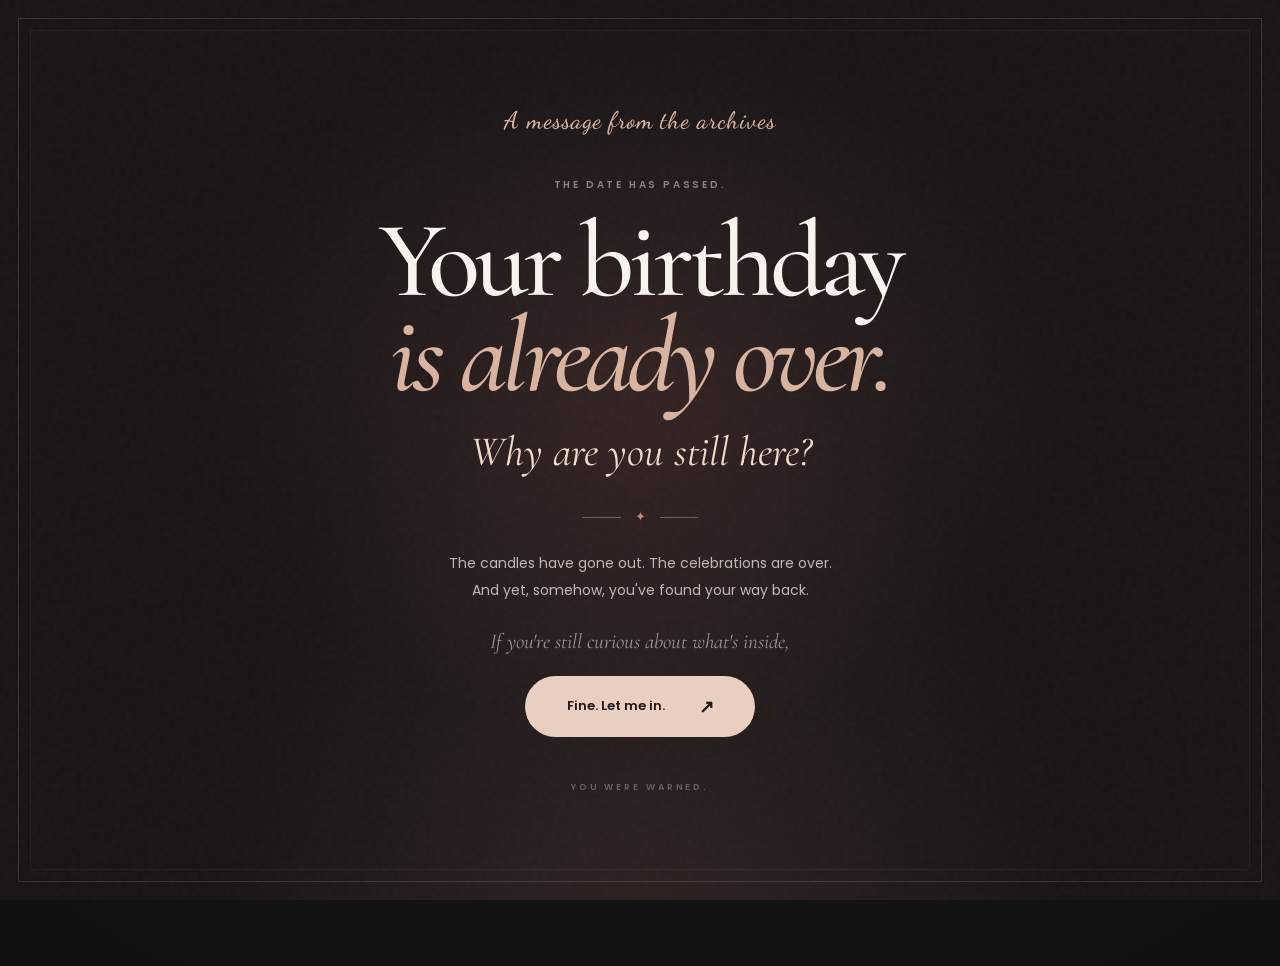
<file: index.html>
<!DOCTYPE html>
<html lang="en">
<head>
  <meta charset="UTF-8" />
  <meta name="viewport" content="width=device-width, initial-scale=1.0" />
  <title>Hafsa The Great | Happy Birthday</title>
  <meta name="description" content="Hafsa The Great | A special birthday website made especially for Hafsa.">
  <script type="application/ld+json">
{
  "@context": "https://schema.org",
  "@type": "WebSite",
  "name": "Hafsa The Great",
  "alternateName": "HafsaTheGreat",
  "url": "https://hafsathegreat.site/"
}
</script>
  <link rel="preconnect" href="https://fonts.googleapis.com" />
  <link rel="preconnect" href="https://fonts.gstatic.com" crossorigin />
  <link href="https://fonts.googleapis.com/css2?family=Cormorant+Garamond:wght@400;500;600;700&family=Dancing+Script:wght@500;600;700&family=Poppins:wght@300;400;500;600;700&display=swap" rel="stylesheet" />
  <link rel="stylesheet" href="style.css" />
</head>
<body class="birthday-entry gate-active" style="--hero-image: url('assets/ak.jpeg');">
<section class="after-hours-gate" id="afterHoursGate" aria-labelledby="gateTitle">
  <div class="gate-grain" aria-hidden="true"></div>
  <div class="gate-content">
    <p class="gate-eyebrow">A message from the archives</p>
    <p class="gate-overline">THE DATE HAS PASSED.</p>
    <h1 id="gateTitle">Your birthday<br><span>is already over.</span></h1>
    <p class="gate-question">Why are you still here?</p>
    <div class="gate-rule" aria-hidden="true"><span>✦</span></div>
    <p class="gate-copy">The candles have gone out. The celebrations are over.<br>And yet, somehow, you've found your way back.</p>
    <p class="gate-invitation">If you're still curious about what's inside,</p>
    <button class="gate-enter" id="gateEnter" type="button">
      <span>Fine. Let me in.</span><span aria-hidden="true">↗</span>
    </button>
    <p class="gate-footnote">YOU WERE WARNED.</p>
  </div>
</section>

  <div class="cursor-glow"></div>
  <div class="floating-bg"></div>

  <nav class="navbar glass locked-nav" id="siteNav" aria-label="Main navigation">
    <a href="index.html" class="logo">Hafsa The Great</a>
    <div class="nav-links">
      <a href="cake.html">Cake</a>
      <a href="memories.html">Story</a>
      <a href="reasons.html">Reasons</a>
      <a href="letter.html">Letter</a>
      <a href="quiz.html">Quiz</a>
      <a href="final.html">Final</a>
    </div>
  </nav>

  <main class="entry-main">
    <section class="lock-screen" id="lockScreen">
      <div class="lock-copy reveal">
        <p class="script-text">something special is waiting for you</p>
        <h1>Not yet...<br><span>but soon.</span></h1>
        <p class="hero-desc">This little universe opens when your birthday begins.</p>
      </div>

      <aside class="countdown-card glass reveal delay-1">
        <p class="script-text">the countdown</p>
        <div class="countdown" id="countdown" aria-live="polite">
          <div><strong id="days">00</strong><span>Days</span></div>
          <div><strong id="hours">00</strong><span>Hours</span></div>
          <div><strong id="mins">00</strong><span>Mins</span></div>
          <div><strong id="secs">00</strong><span>Secs</span></div>
        </div>
        <p class="unlock-note">Come back at midnight. 🎂</p>
      </aside>
    </section>

    <section class="birthday-reveal" id="birthdayReveal" aria-hidden="true">
      <div class="reveal-copy">
        <p class="script-text" id="revealKicker">midnight has arrived</p>
        <h2>Hafsa The Great,<br><span>your turn.</span></h2>
        <p id="revealMessage">But before you see the rest, there is one very important thing to do.</p>
      </div>

      <div class="avatar-celebration" aria-hidden="true">
        <img src="assets/hafsa-avatar.png" alt="" />
        <span class="avatar-sparkle sparkle-one">✦</span>
        <span class="avatar-sparkle sparkle-two">✧</span>
        <span class="avatar-sparkle sparkle-three">✦</span>
      </div>

      <div class="biryani-cake-wrap" id="biryaniCakeWrap">
        <div class="cake-image-stage" id="biryaniCake">
          <img class="approved-biryani-image" src="assets/biryani-plate-sticker.png" alt="A plate of biryani prepared for Hafsa The Great" />
          <button class="candle-hotspot" id="entryCandle" type="button" aria-label="Blow out the candle">
            <span class="candle-stick" aria-hidden="true"></span>
            <span class="hotspot-flame" id="entryFlame" aria-hidden="true"></span>
          </button>
          <div class="smoke-overlay" aria-hidden="true"></div>
          <p class="biryani-exclusive-note">exclusive biryani cake, just for you ✦</p>
        </div>
        <p class="candle-prompt" id="candlePrompt">Make a wish. Then tap the candle. 🕯️</p>
        <button class="btn primary reveal-button" id="enterBirthday" type="button" disabled>Enter the birthday →</button>
      </div>
    </section>
  </main>

  <script src="script.js"></script>

<script>
  const afterHoursGate = document.getElementById('afterHoursGate');
  const gateEnter = document.getElementById('gateEnter');

  gateEnter?.addEventListener('click', () => {
    afterHoursGate?.classList.add('is-leaving');
    document.body.classList.remove('gate-active');

    window.setTimeout(() => {
      afterHoursGate?.remove();
    }, 800);
  });
</script>

</body>
</html>
</file>
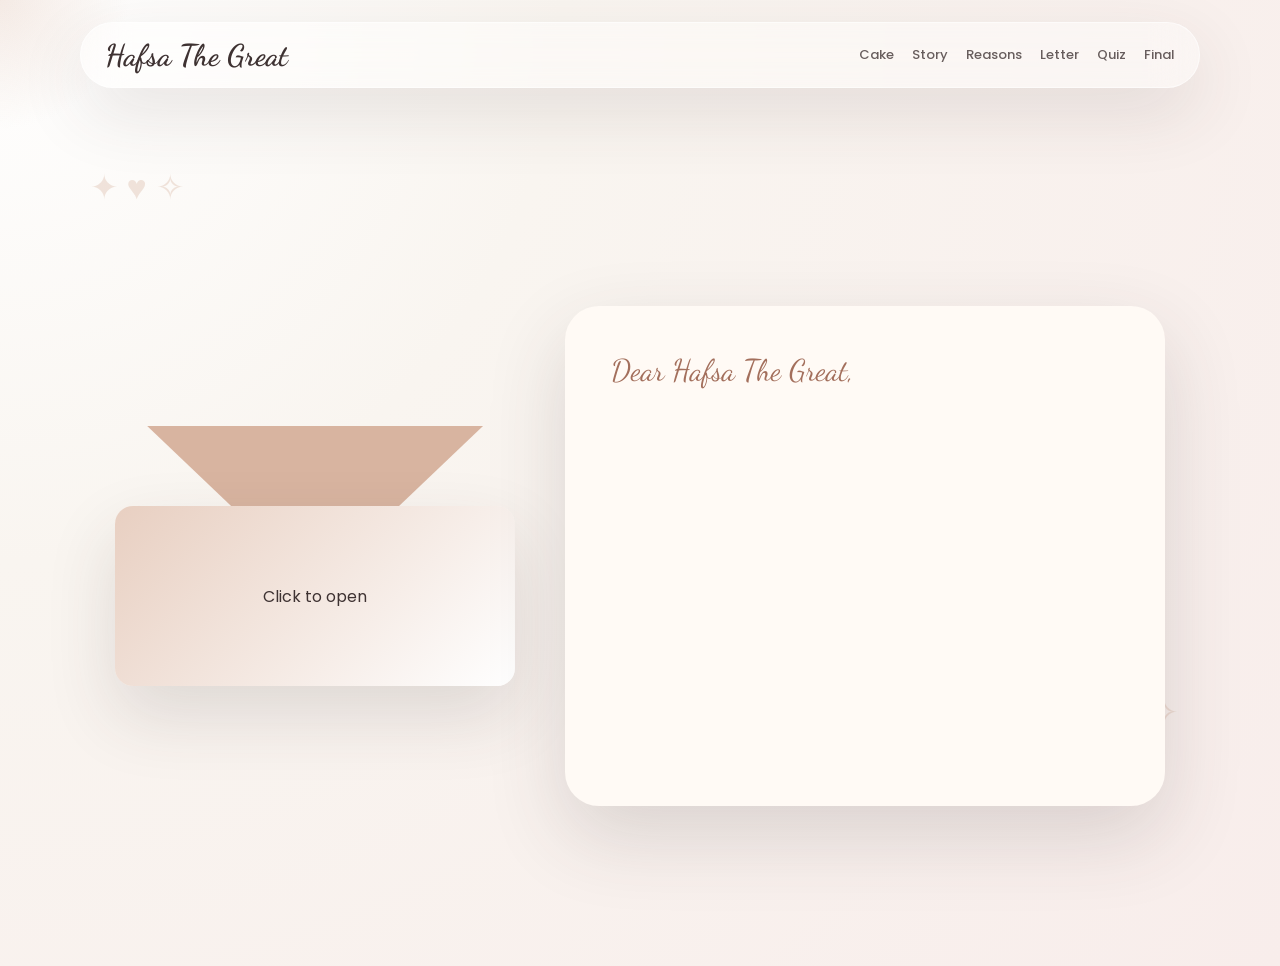
<file: letter.html>
<!DOCTYPE html>
<html lang="en">
<head>
  <meta charset="UTF-8" />
  <meta name="viewport" content="width=device-width, initial-scale=1.0" />
  <title>Letter | Hafsa The Great</title>
  <link href="https://fonts.googleapis.com/css2?family=Cormorant+Garamond:wght@400;500;600;700&family=Dancing+Script:wght@500;600;700&family=Poppins:wght@300;400;500;600;700&display=swap" rel="stylesheet" />
  <link rel="stylesheet" href="style.css" />
</head>
<body>
  <div class="cursor-glow"></div>
  <div class="floating-bg"></div>

  <nav class="navbar glass">
    <a href="index.html" class="logo">Hafsa The Great</a>
    <div class="nav-links">
      <a href="cake.html">Cake</a>
      <a href="memories.html">Story</a>
      <a href="reasons.html">Reasons</a>
      <a href="letter.html">Letter</a>
      <a href="quiz.html">Quiz</a>
      <a href="final.html">Final</a>
    </div>
  </nav>

  <main class="letter-page">
    <section class="envelope reveal" id="envelope">
      <div class="flap"></div>
      <div class="env-body"><p>Click to open</p></div>
    </section>

    <section class="letter-paper reveal delay-1" id="letterPaper">
      <p class="script-text">Dear Hafsa The Great,</p>
      <p id="typedLetter"></p>
      <div class="voice-note" id="voiceNote" aria-label="Voice note player">
        <button class="voice-play-btn" id="voicePlayBtn" type="button" aria-label="Play voice note" title="Play voice note">▶</button>
        <div class="voice-wave-wrap">
          <div class="voice-wave" id="voiceWave" aria-hidden="true"></div>
          <div class="voice-time"><span id="voiceCurrent">0:00</span><span id="voiceDuration">0:00</span></div>
        </div>
        <audio id="voiceNoteAudio" src="assets/hafsa-letter-voice-note.mp3" preload="metadata"></audio>
      </div>
    </section>
  </main>

  <script src="script.js"></script>
</body>
</html>
</file>
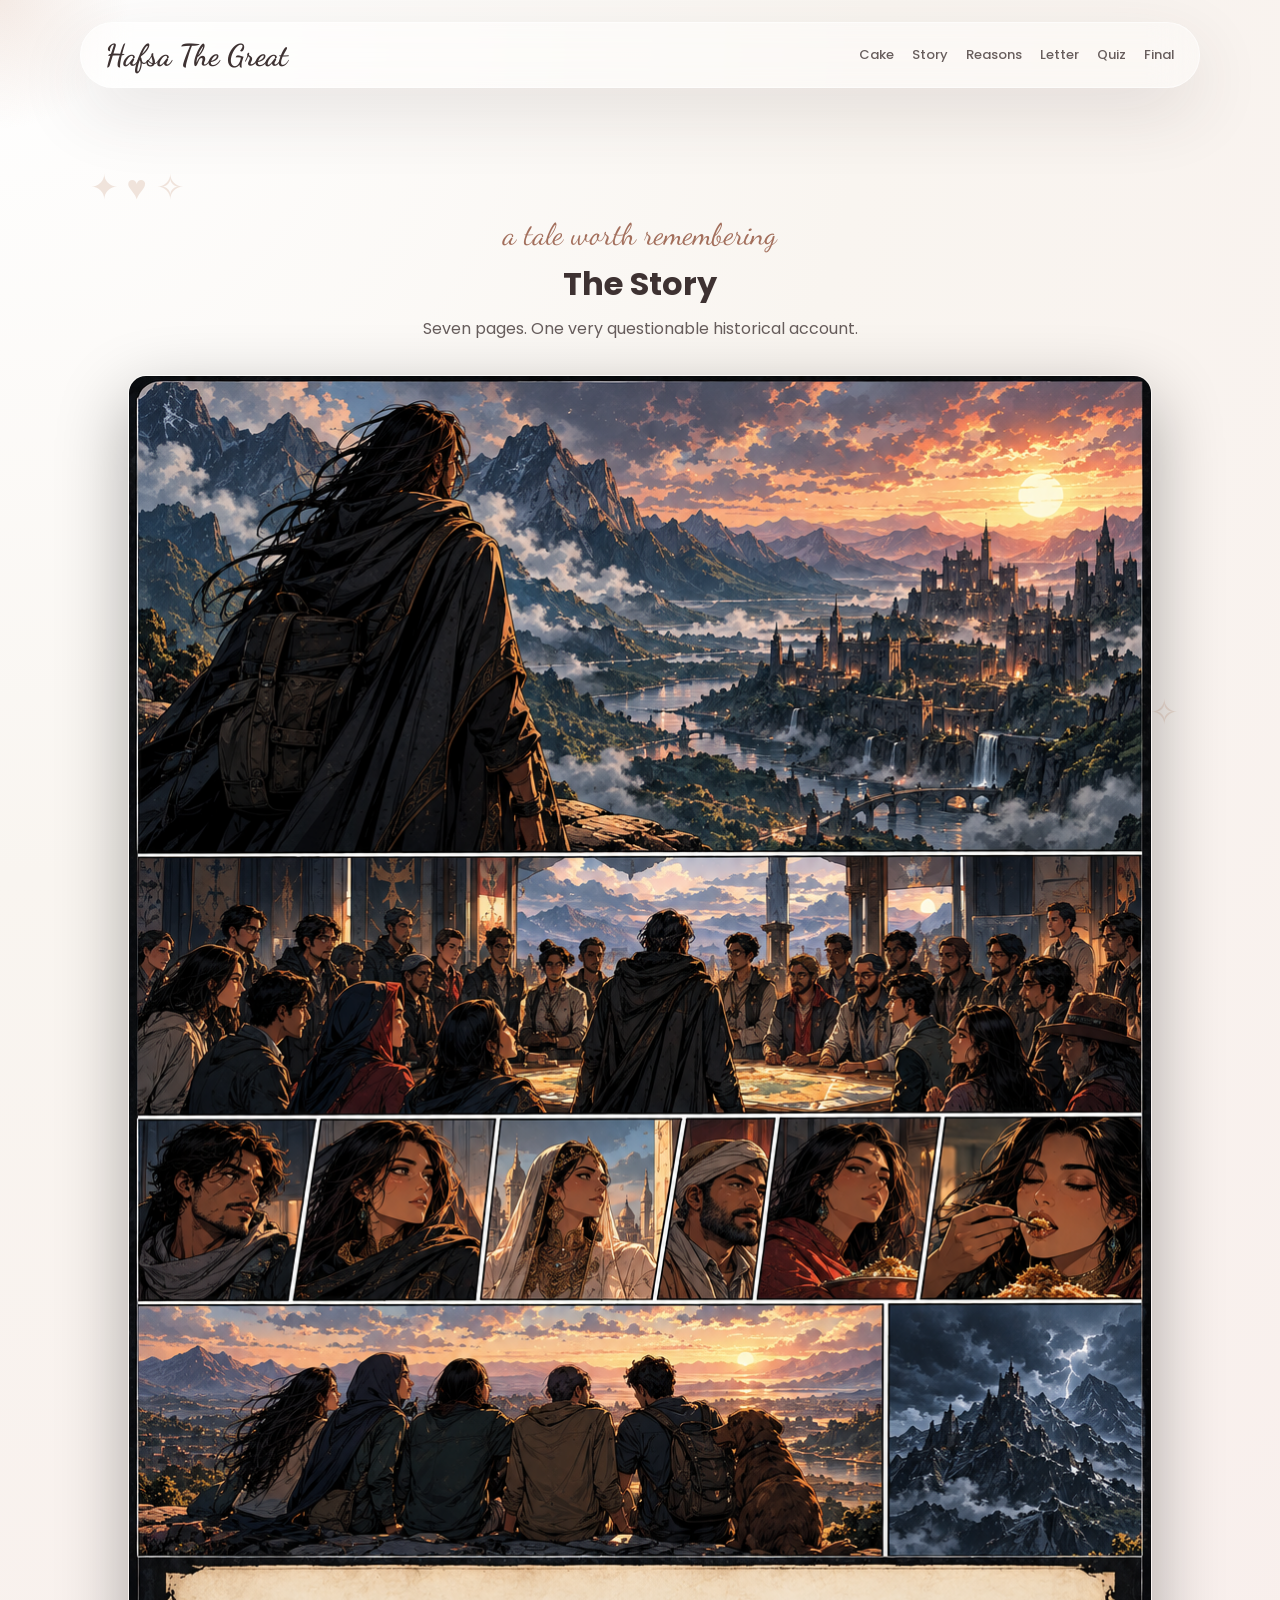
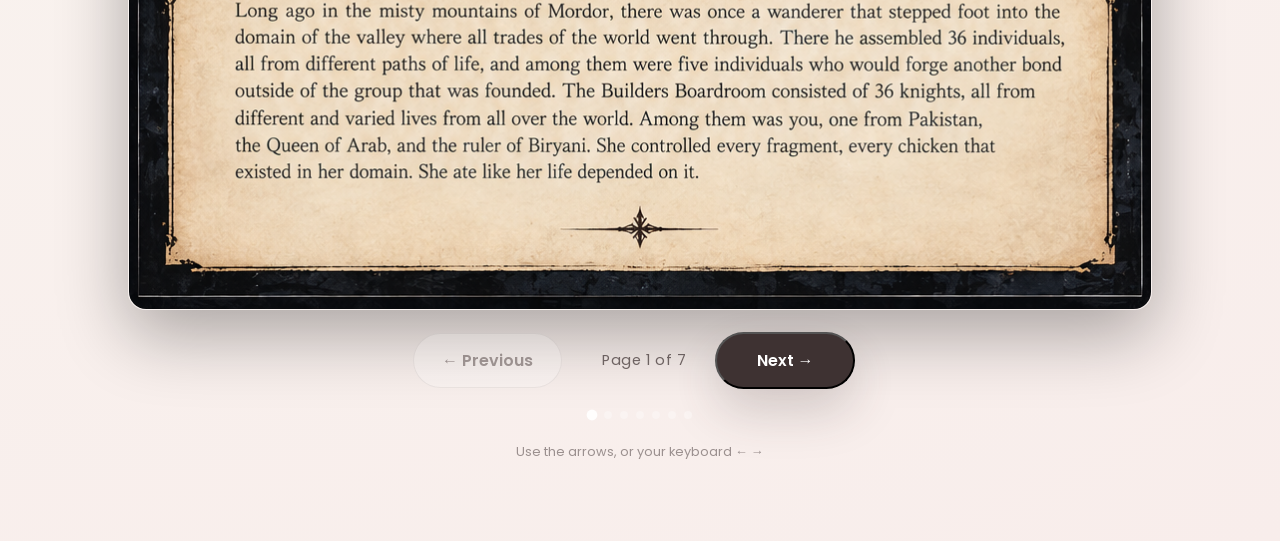
<file: memories.html>
<!DOCTYPE html>
<html lang="en">
<head>
  <meta charset="UTF-8" />
  <meta name="viewport" content="width=device-width, initial-scale=1.0" />
  <title>Story | Hafsa The Great</title>
  <link href="https://fonts.googleapis.com/css2?family=Cormorant+Garamond:wght@400;500;600;700&family=Dancing+Script:wght@500;600;700&family=Poppins:wght@300;400;500;600;700&display=swap" rel="stylesheet" />
  <link rel="stylesheet" href="style.css" />
  <style>
    .story-page {
      min-height: 100vh;
      padding: 150px 24px 80px;
    }
    .story-intro {
      text-align: center;
      margin: 0 auto 34px;
      max-width: 760px;
    }
    .story-intro h1 { margin-bottom: 8px; }
    .story-intro p:last-child { opacity: .78; }
    .story-viewer {
      width: min(100%, 1024px);
      margin: 0 auto;
      display: flex;
      flex-direction: column;
      align-items: center;
      gap: 22px;
    }
    .story-page-frame {
      width: 100%;
      border-radius: 18px;
      overflow: hidden;
      background: rgba(255,255,255,.04);
      border: 1px solid rgba(255,255,255,.16);
      box-shadow: 0 24px 70px rgba(0,0,0,.32);
    }
    .story-page-frame img {
      display: block;
      width: 100%;
      height: auto;
    }
    .story-controls {
      width: 100%;
      display: flex;
      align-items: center;
      justify-content: center;
      gap: 18px;
      flex-wrap: wrap;
    }
    .story-nav-btn {
      min-width: 140px;
    }
    .story-counter {
      min-width: 105px;
      text-align: center;
      font-size: .92rem;
      opacity: .72;
      letter-spacing: .04em;
    }
    .story-dots {
      display: flex;
      gap: 8px;
      align-items: center;
      justify-content: center;
    }
    .story-dot {
      width: 8px;
      height: 8px;
      border-radius: 50%;
      border: 0;
      padding: 0;
      background: rgba(255,255,255,.3);
      cursor: pointer;
      transition: transform .2s ease, background .2s ease;
    }
    .story-dot.active {
      transform: scale(1.35);
      background: rgba(255,255,255,.9);
    }
    .story-hint {
      margin-top: 2px;
      font-size: .8rem;
      opacity: .5;
      text-align: center;
    }
    @media (max-width: 700px) {
      .story-page { padding: 125px 10px 55px; }
      .story-intro { margin-bottom: 22px; }
      .story-page-frame { border-radius: 10px; }
      .story-controls { gap: 10px; }
      .story-nav-btn { min-width: 120px; }
    }
  </style>
</head>
<body>
  <div class="cursor-glow"></div>
  <div class="floating-bg"></div>

  <nav class="navbar glass">
    <a href="index.html" class="logo">Hafsa The Great</a>
    <div class="nav-links">
      <a href="cake.html">Cake</a>
      <a href="memories.html" class="active">Story</a>
      <a href="reasons.html">Reasons</a>
      <a href="letter.html">Letter</a>
      <a href="quiz.html">Quiz</a>
      <a href="final.html">Final</a>
    </div>
  </nav>

  <main class="story-page">
    <header class="story-intro reveal">
      <p class="script-text">a tale worth remembering</p>
      <h1>The Story</h1>
      <p>Seven pages. One very questionable historical account.</p>
    </header>

    <section class="story-viewer reveal" aria-label="Story pages">
      <div class="story-page-frame">
        <img id="storyImage" src="assets/story-1.png" alt="Story page 1 of 7" />
      </div>

      <div class="story-controls">
        <button class="btn secondary story-nav-btn" id="storyPrev" type="button">← Previous</button>
        <div class="story-counter" id="storyCounter">Page 1 of 7</div>
        <button class="btn primary story-nav-btn" id="storyNext" type="button">Next →</button>
      </div>

      <div class="story-dots" id="storyDots" aria-label="Choose story page"></div>
      <p class="story-hint">Use the arrows, or your keyboard ← →</p>
    </section>
  </main>

  <script src="script.js"></script>
  <script>
    (() => {
      const totalPages = 7;
      let currentPage = 1;
      const image = document.getElementById('storyImage');
      const counter = document.getElementById('storyCounter');
      const prev = document.getElementById('storyPrev');
      const next = document.getElementById('storyNext');
      const dots = document.getElementById('storyDots');

      for (let i = 1; i <= totalPages; i++) {
        const dot = document.createElement('button');
        dot.type = 'button';
        dot.className = 'story-dot' + (i === 1 ? ' active' : '');
        dot.setAttribute('aria-label', `Go to story page ${i}`);
        dot.addEventListener('click', () => showPage(i));
        dots.appendChild(dot);
      }

      function showPage(page) {
        currentPage = Math.max(1, Math.min(totalPages, page));
        image.src = `assets/story-${currentPage}.png`;
        image.alt = `Story page ${currentPage} of ${totalPages}`;
        counter.textContent = `Page ${currentPage} of ${totalPages}`;
        prev.disabled = currentPage === 1;
        next.disabled = currentPage === totalPages;
        prev.style.opacity = currentPage === 1 ? '.45' : '1';
        next.style.opacity = currentPage === totalPages ? '.45' : '1';
        [...dots.children].forEach((dot, index) => dot.classList.toggle('active', index + 1 === currentPage));
        window.scrollTo({ top: 0, behavior: 'smooth' });
      }

      prev.addEventListener('click', () => showPage(currentPage - 1));
      next.addEventListener('click', () => showPage(currentPage + 1));
      window.addEventListener('keydown', (event) => {
        if (event.key === 'ArrowLeft') showPage(currentPage - 1);
        if (event.key === 'ArrowRight') showPage(currentPage + 1);
      });

      showPage(1);
    })();
  </script>
</body>
</html>
</file>
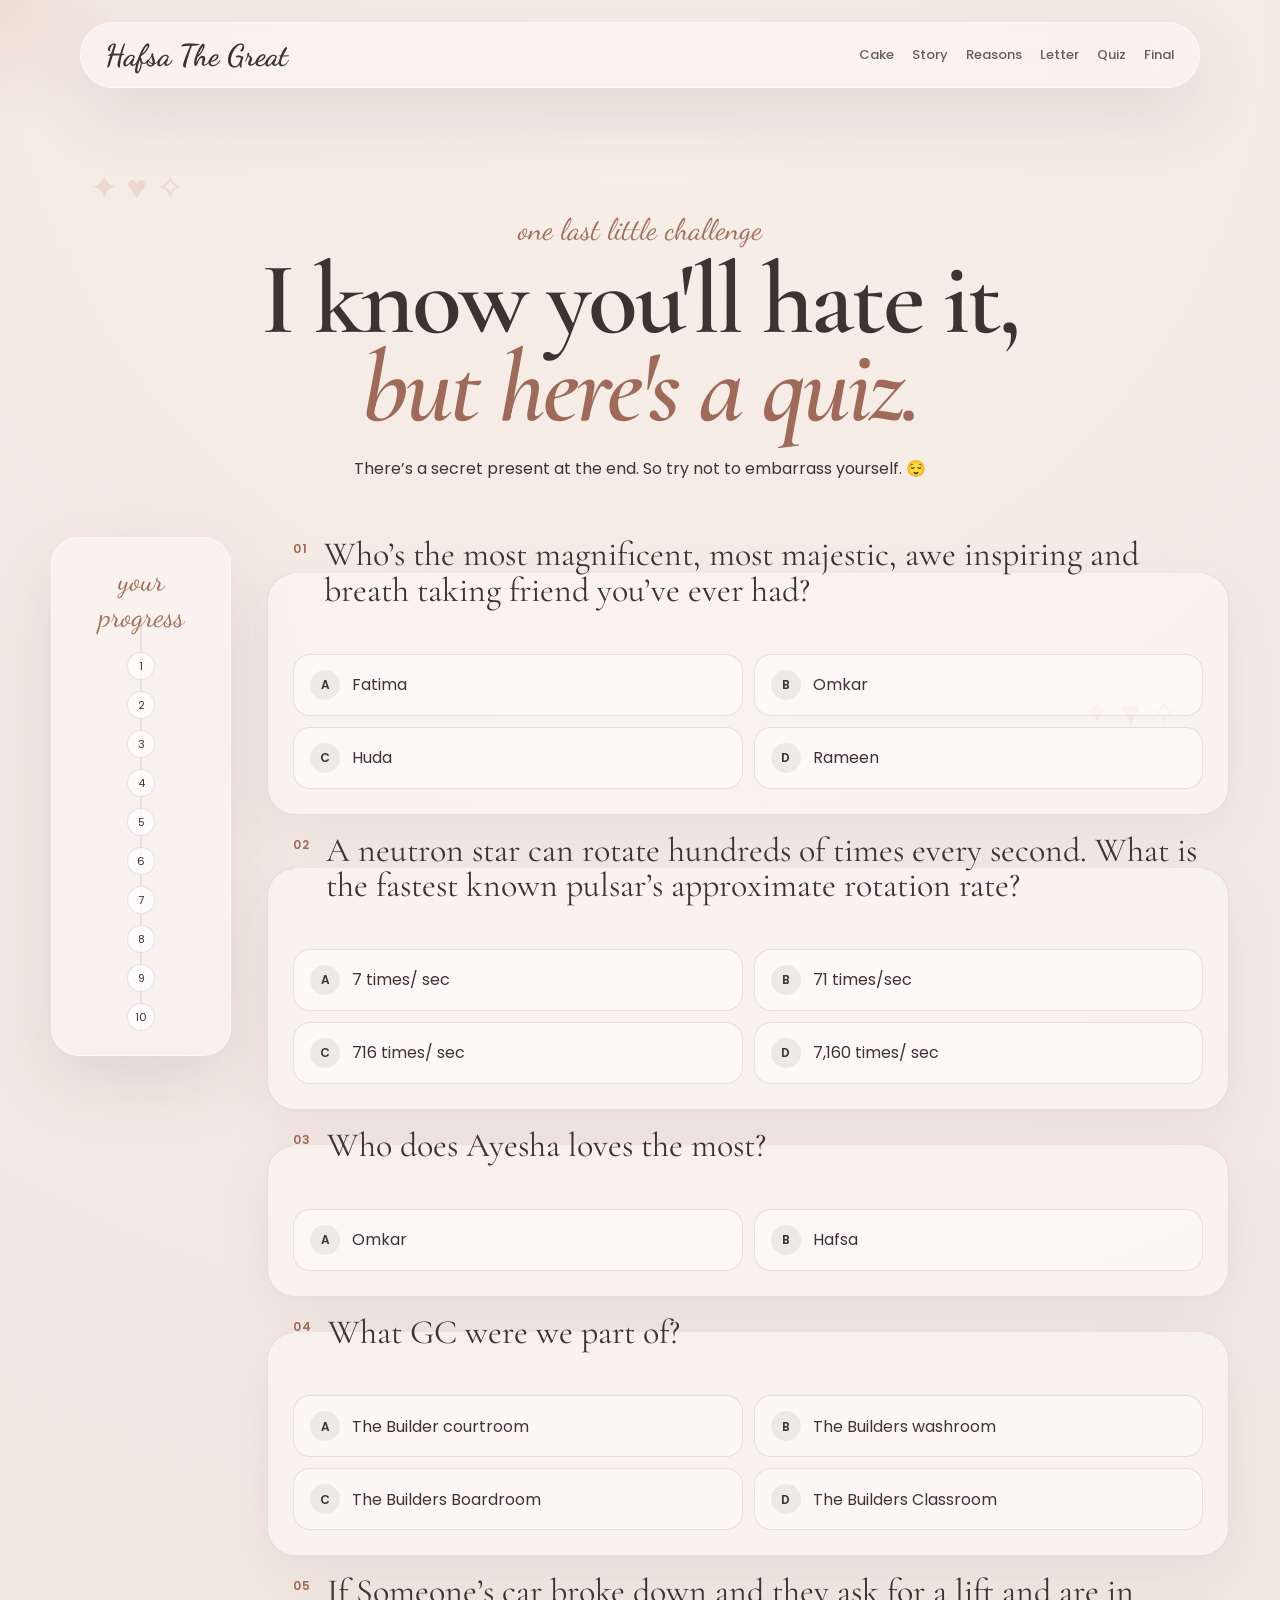
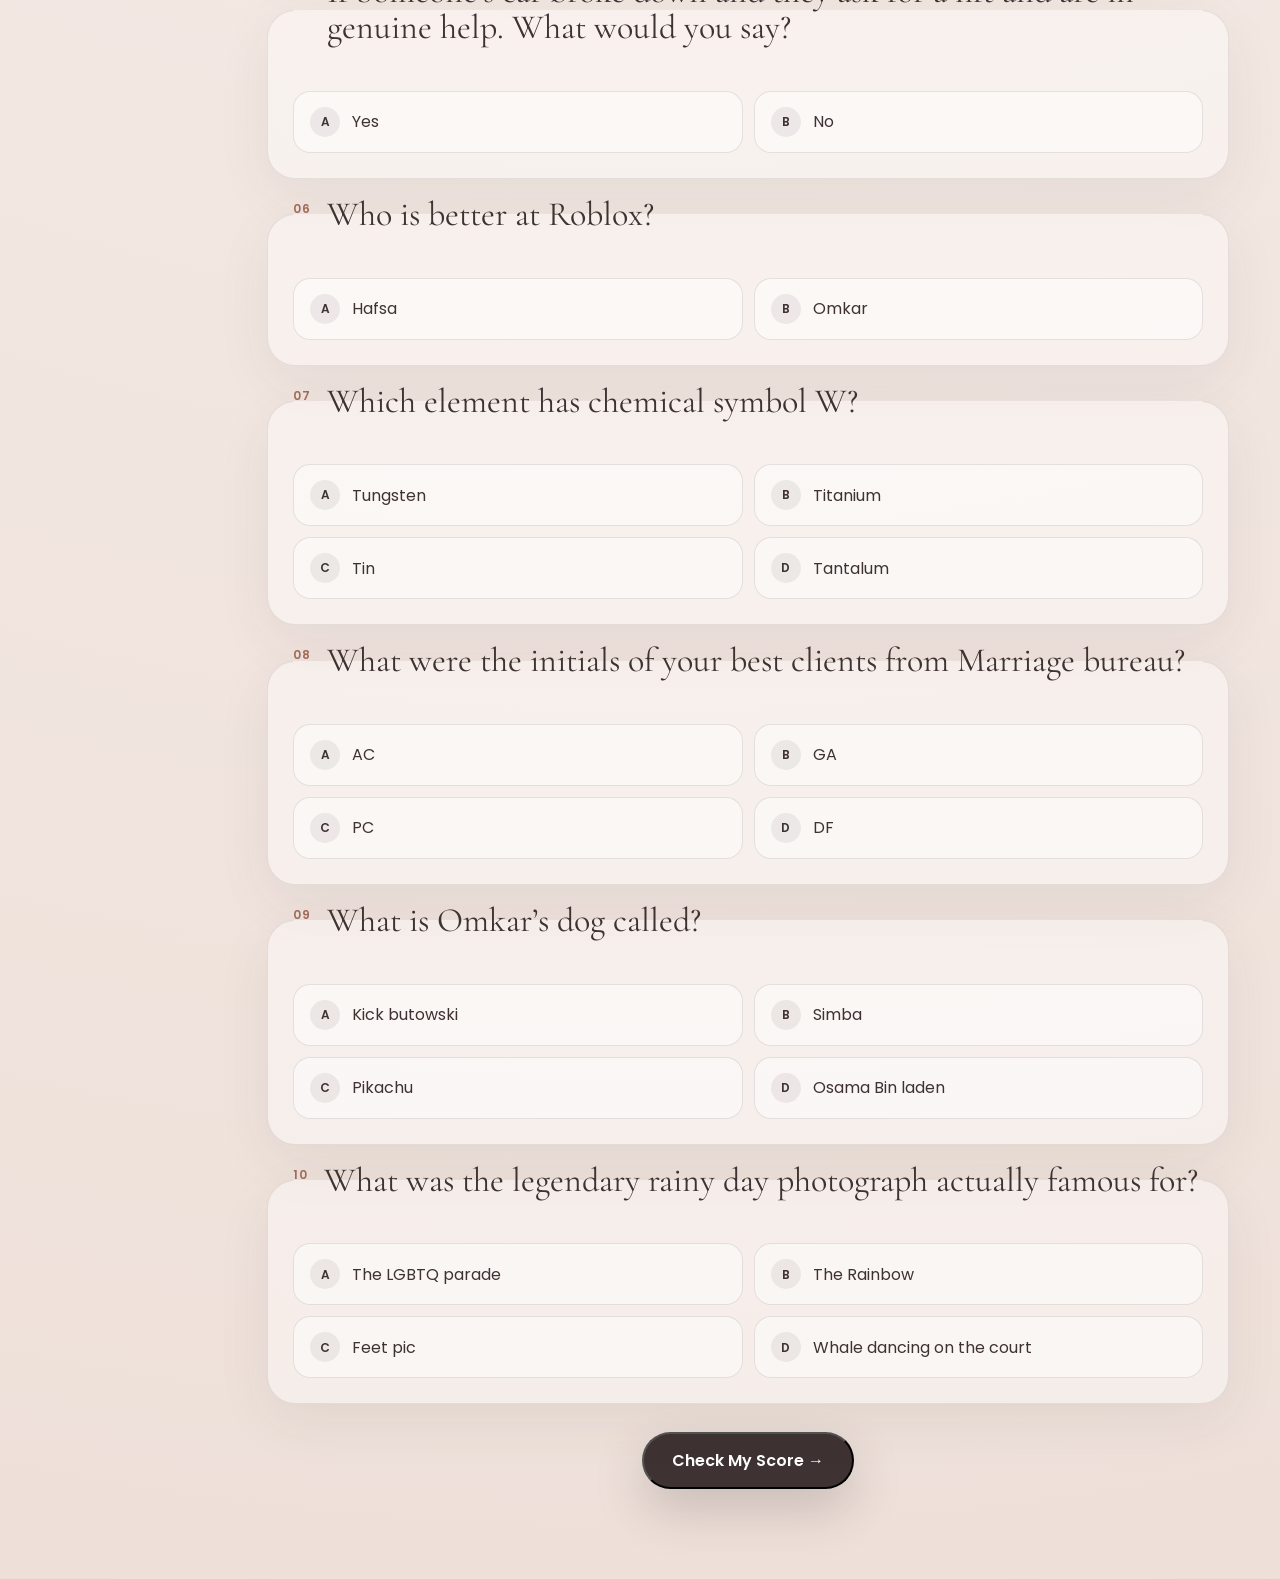
<file: quiz.html>
<!DOCTYPE html>
<html lang="en">
<head>
  <meta charset="UTF-8" />
  <meta name="viewport" content="width=device-width, initial-scale=1.0" />
  <title>Quiz | Hafsa The Great</title>
  <link href="https://fonts.googleapis.com/css2?family=Cormorant+Garamond:wght@400;500;600;700&family=Dancing+Script:wght@500;600;700&family=Poppins:wght@300;400;500;600;700&display=swap" rel="stylesheet" />
  <link rel="stylesheet" href="style.css" />
</head>
<body class="quiz-page">
  <div class="cursor-glow"></div>
  <div class="floating-bg"></div>

  <nav class="navbar glass">
    <a href="index.html" class="logo">Hafsa The Great</a>
    <div class="nav-links">
      <a href="cake.html">Cake</a>
      <a href="memories.html">Story</a>
      <a href="reasons.html">Reasons</a>
      <a href="letter.html">Letter</a>
      <a href="quiz.html">Quiz</a>
      <a href="final.html">Final</a>
    </div>
  </nav>

  <main class="quiz-shell">
    <header class="quiz-intro reveal">
      <p class="script-text">one last little challenge</p>
      <h1>I know you'll hate it,<br><span>but here's a quiz.</span></h1>
      <p>There’s a secret present at the end. So try not to embarrass yourself. 😌</p>
    </header>

    <section class="quiz-layout" aria-label="Birthday quiz">
      <aside class="quiz-progress glass reveal">
        <p class="script-text">your progress</p>
        <div class="progress-line" aria-hidden="true"></div>
        <ol id="quizProgress" aria-label="Quiz progress"></ol>
      </aside>

      <div class="quiz-content">
        <form id="quizForm" class="quiz-form"></form>
        <button class="btn primary quiz-submit" id="submitQuiz" type="submit" form="quizForm">Check My Score →</button>

        <section class="quiz-result glass" id="quizResult" aria-live="polite" hidden>
          <p class="script-text">final verdict</p>
          <div class="quiz-score" id="quizScore">0 / 10</div>
          <h2 id="quizResultTitle"></h2>
          <p id="quizResultMessage"></p>
          <div class="quiz-result-actions">
            <button class="btn primary" id="enterRealm" type="button" hidden>Enter the Realm →</button>
            <button class="btn secondary" id="retryQuiz" type="button">Try Again</button>
          </div>
        </section>
      </div>
    </section>
  </main>

  <script src="script.js"></script>
</body>
</html>
</file>
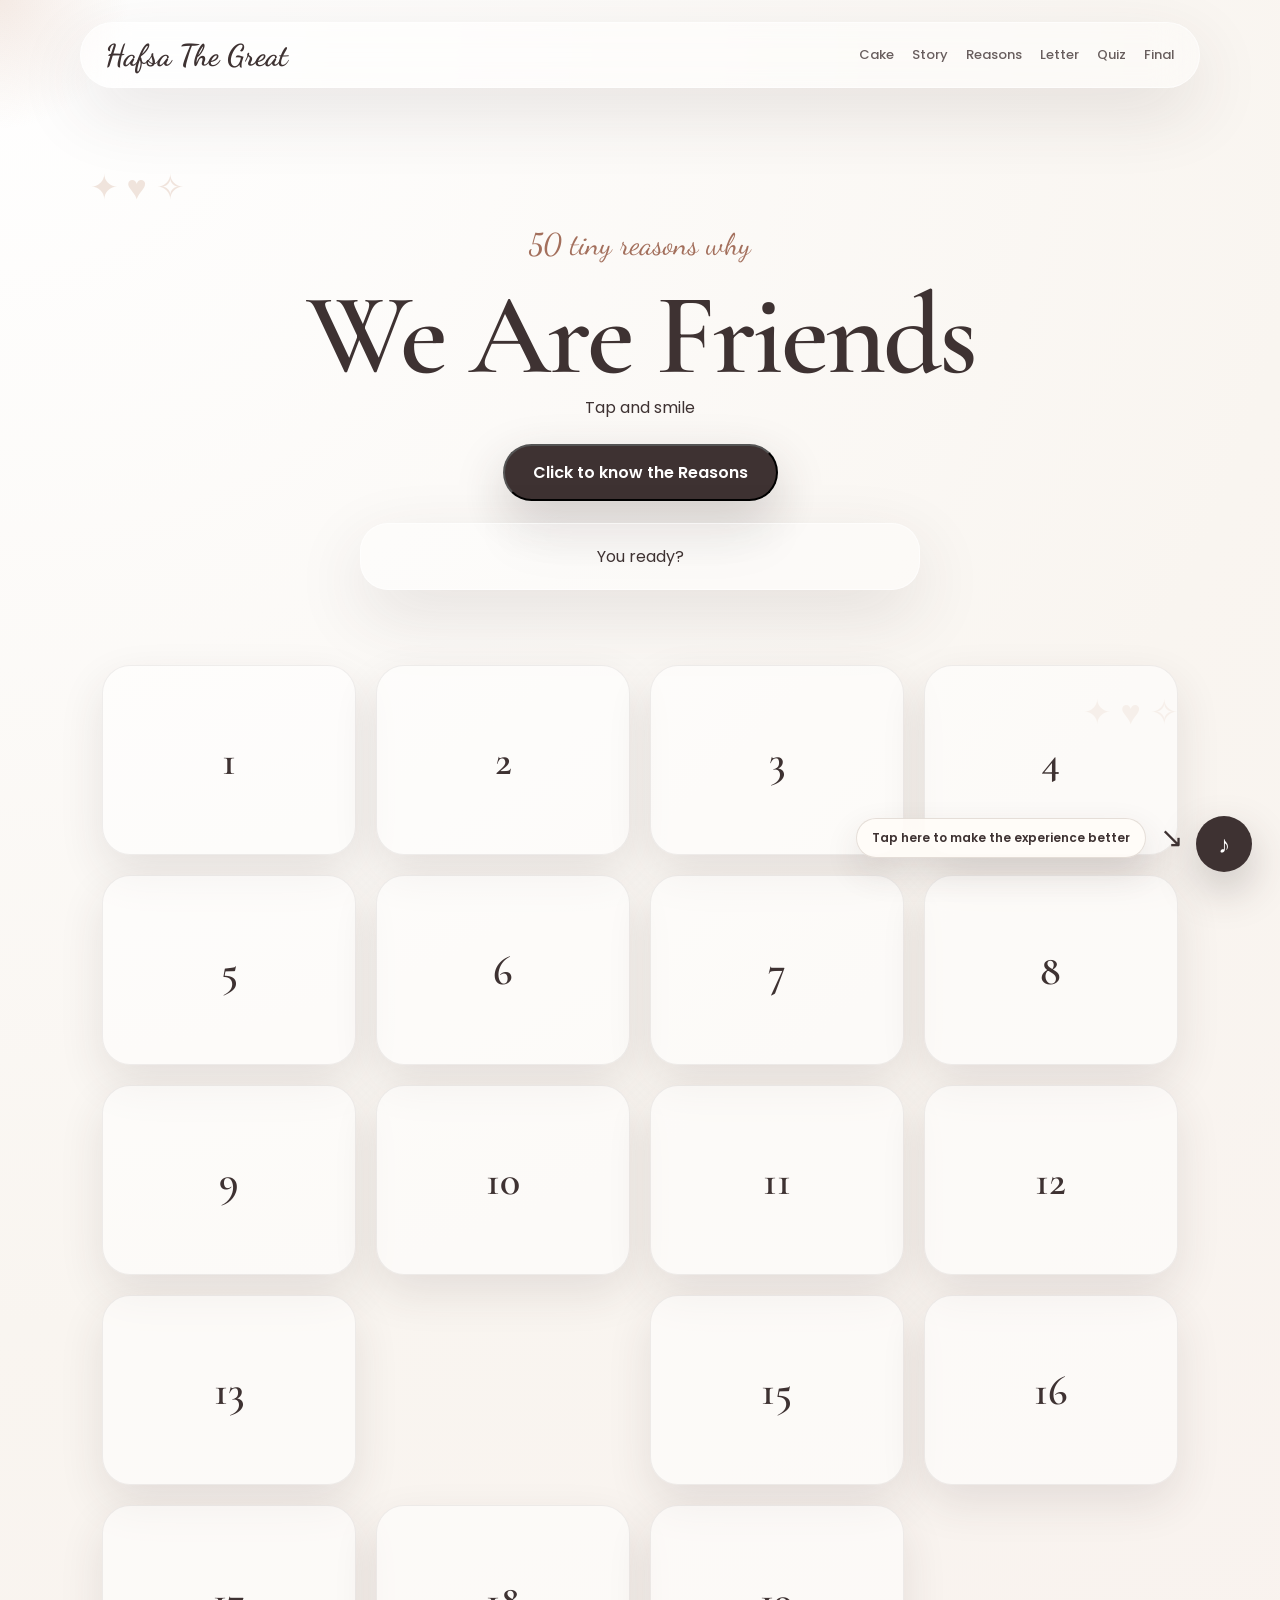
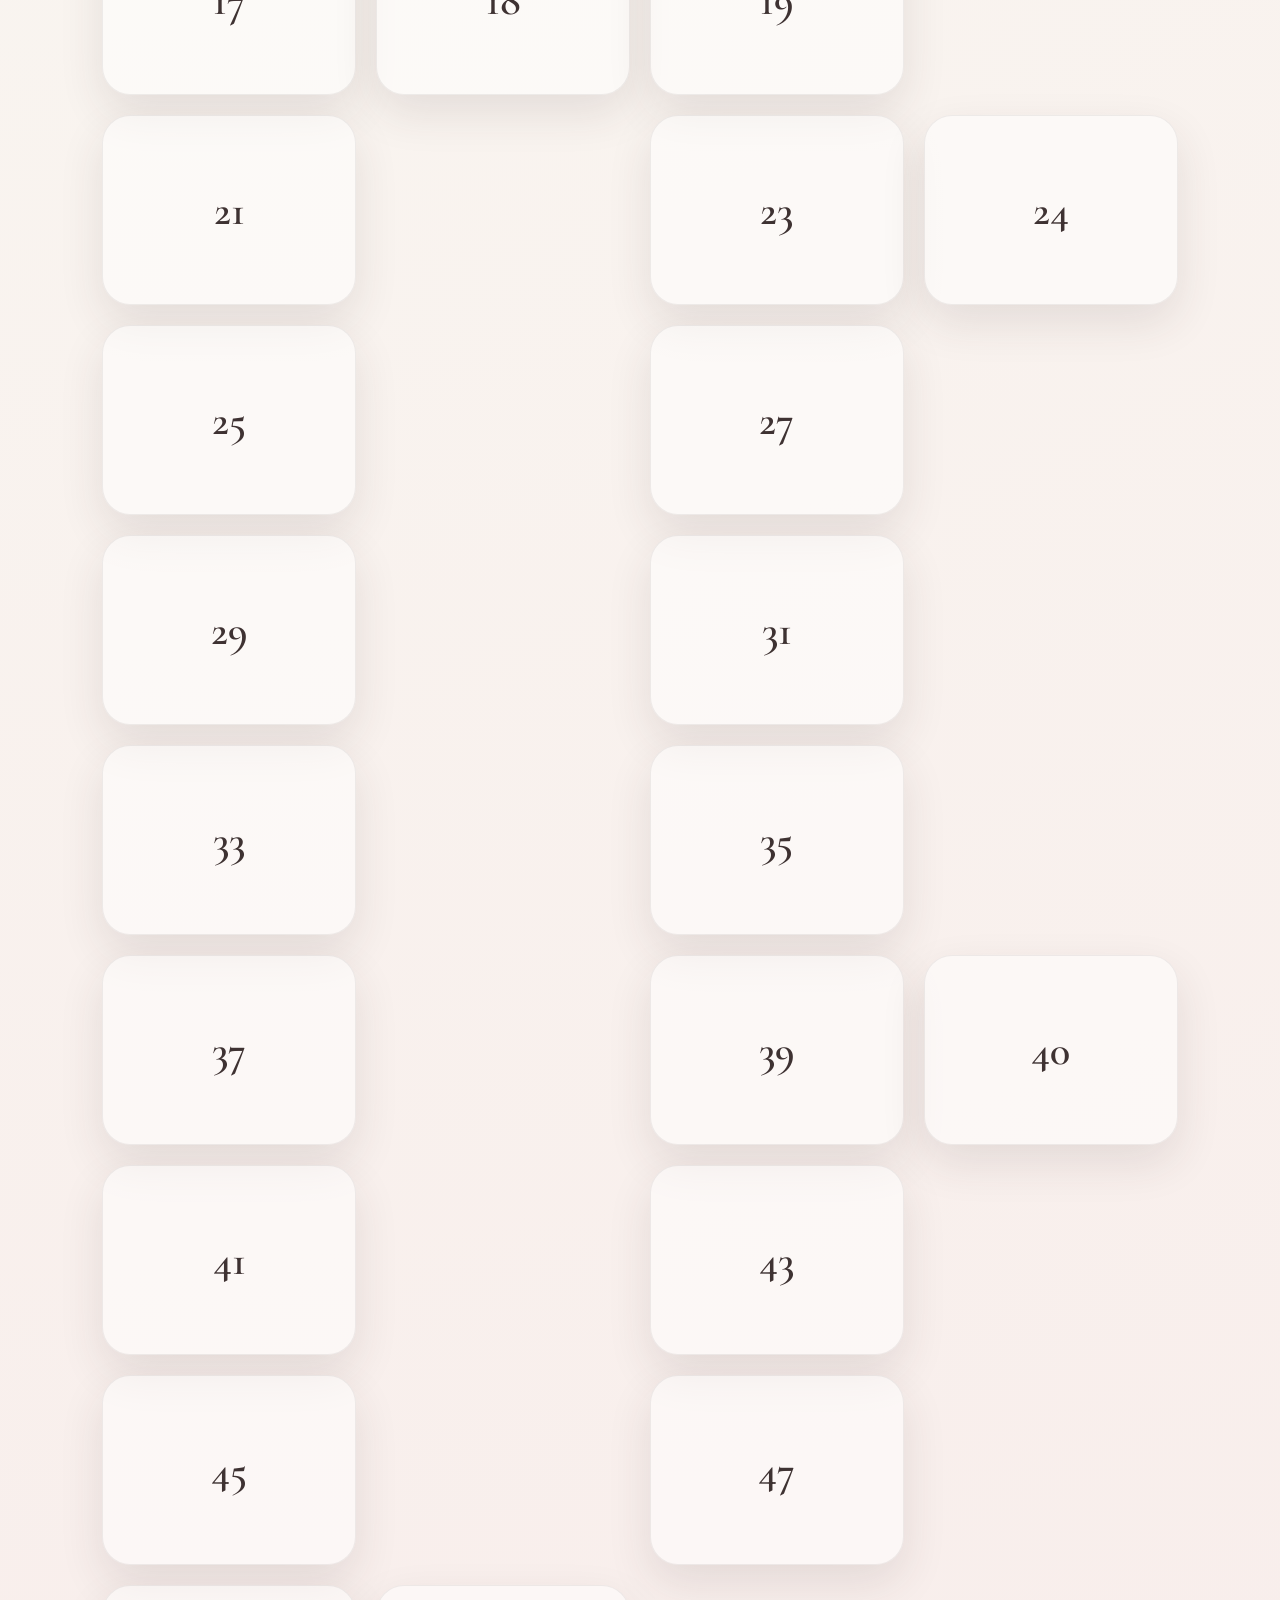
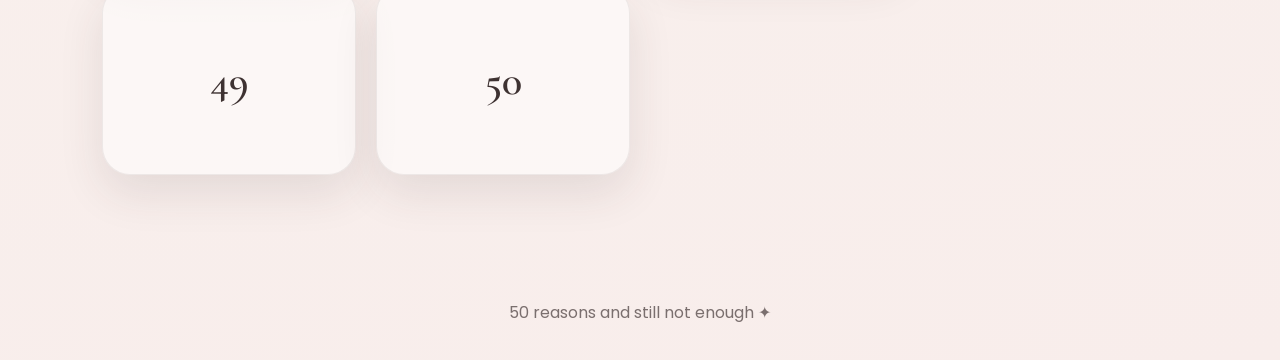
<file: reasons.html>
<!DOCTYPE html>
<html lang="en">
<head>
  <meta charset="UTF-8" />
  <meta name="viewport" content="width=device-width, initial-scale=1.0" />
  <title>Reasons | Hafsa The Great</title>
  <link href="https://fonts.googleapis.com/css2?family=Cormorant+Garamond:wght@400;500;600;700&family=Dancing+Script:wght@500;600;700&family=Poppins:wght@300;400;500;600;700&display=swap" rel="stylesheet" />
  <link rel="stylesheet" href="style.css" />
</head>
<body>
  <div class="cursor-glow"></div>
  <div class="floating-bg"></div>

  <nav class="navbar glass">
    <a href="index.html" class="logo">Hafsa The Great</a>
    <div class="nav-links">
      <a href="cake.html">Cake</a>
      <a href="memories.html">Story</a>
      <a href="reasons.html">Reasons</a>
      <a href="letter.html">Letter</a>
      <a href="quiz.html">Quiz</a>
      <a href="final.html">Final</a>
    </div>
  </nav>

  <header class="sub-hero reveal">
    <p class="script-text">50 tiny reasons why</p>
    <h1>We Are Friends</h1>
    <p>Tap and smile</p>
    <button class="btn primary" id="randomReasonBtn">Click to know the Reasons</button>
    <div class="random-reason glass" id="randomReason">You ready?</div>
  </header>

  <section class="reason-grid" id="reasonGrid" data-reason-count="50">
  </section>

  <footer class="footer">50 reasons and still not enough ✦</footer>

  <div class="music-hint" id="musicHint" aria-hidden="true">
    <span class="music-hint-text">Tap here to make the experience better</span>
    <span class="music-hint-arrow" aria-hidden="true">↘</span>
  </div>
  <button class="music-btn" id="musicBtn" aria-label="Play music" title="Play music">♪</button>
  <audio id="backgroundMusic" src="assets/hafsa-birthday-song.mp3" preload="metadata" loop></audio>

  <script src="script.js"></script>
</body>
</html>
</file>
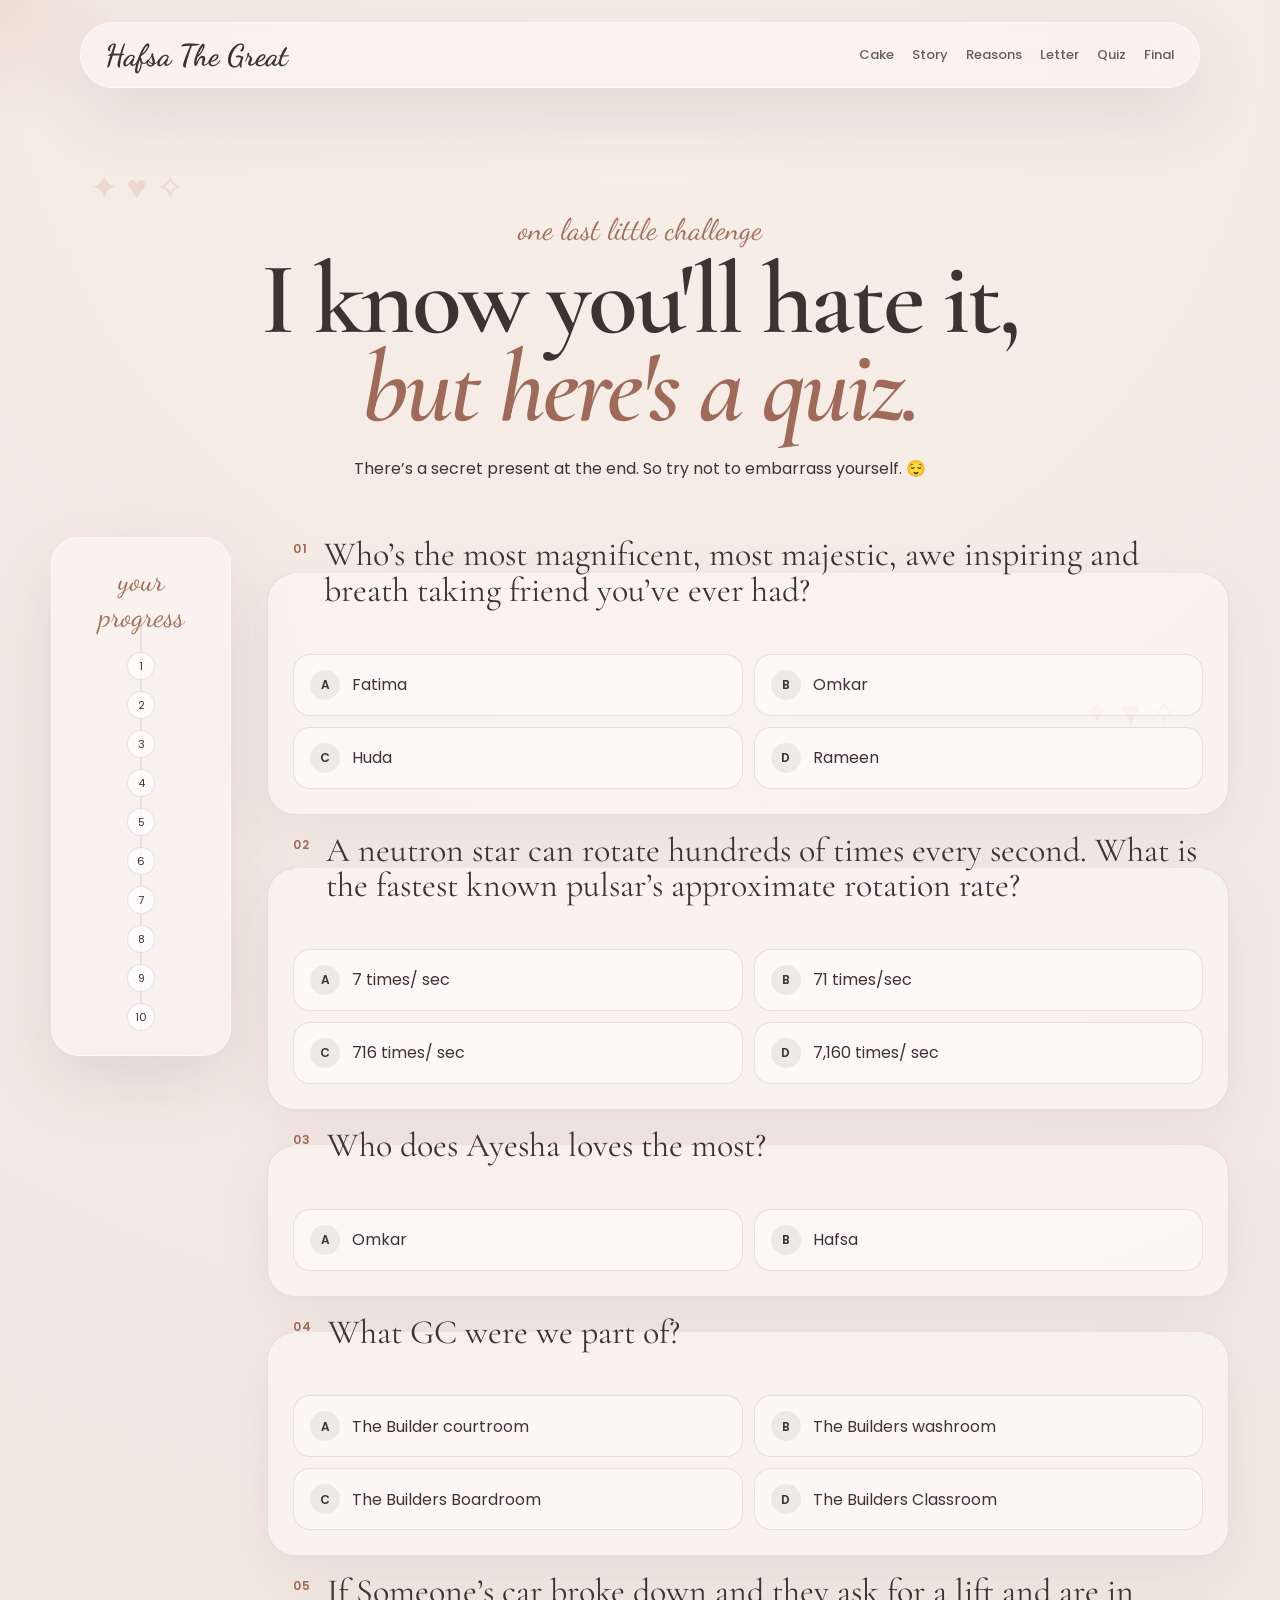
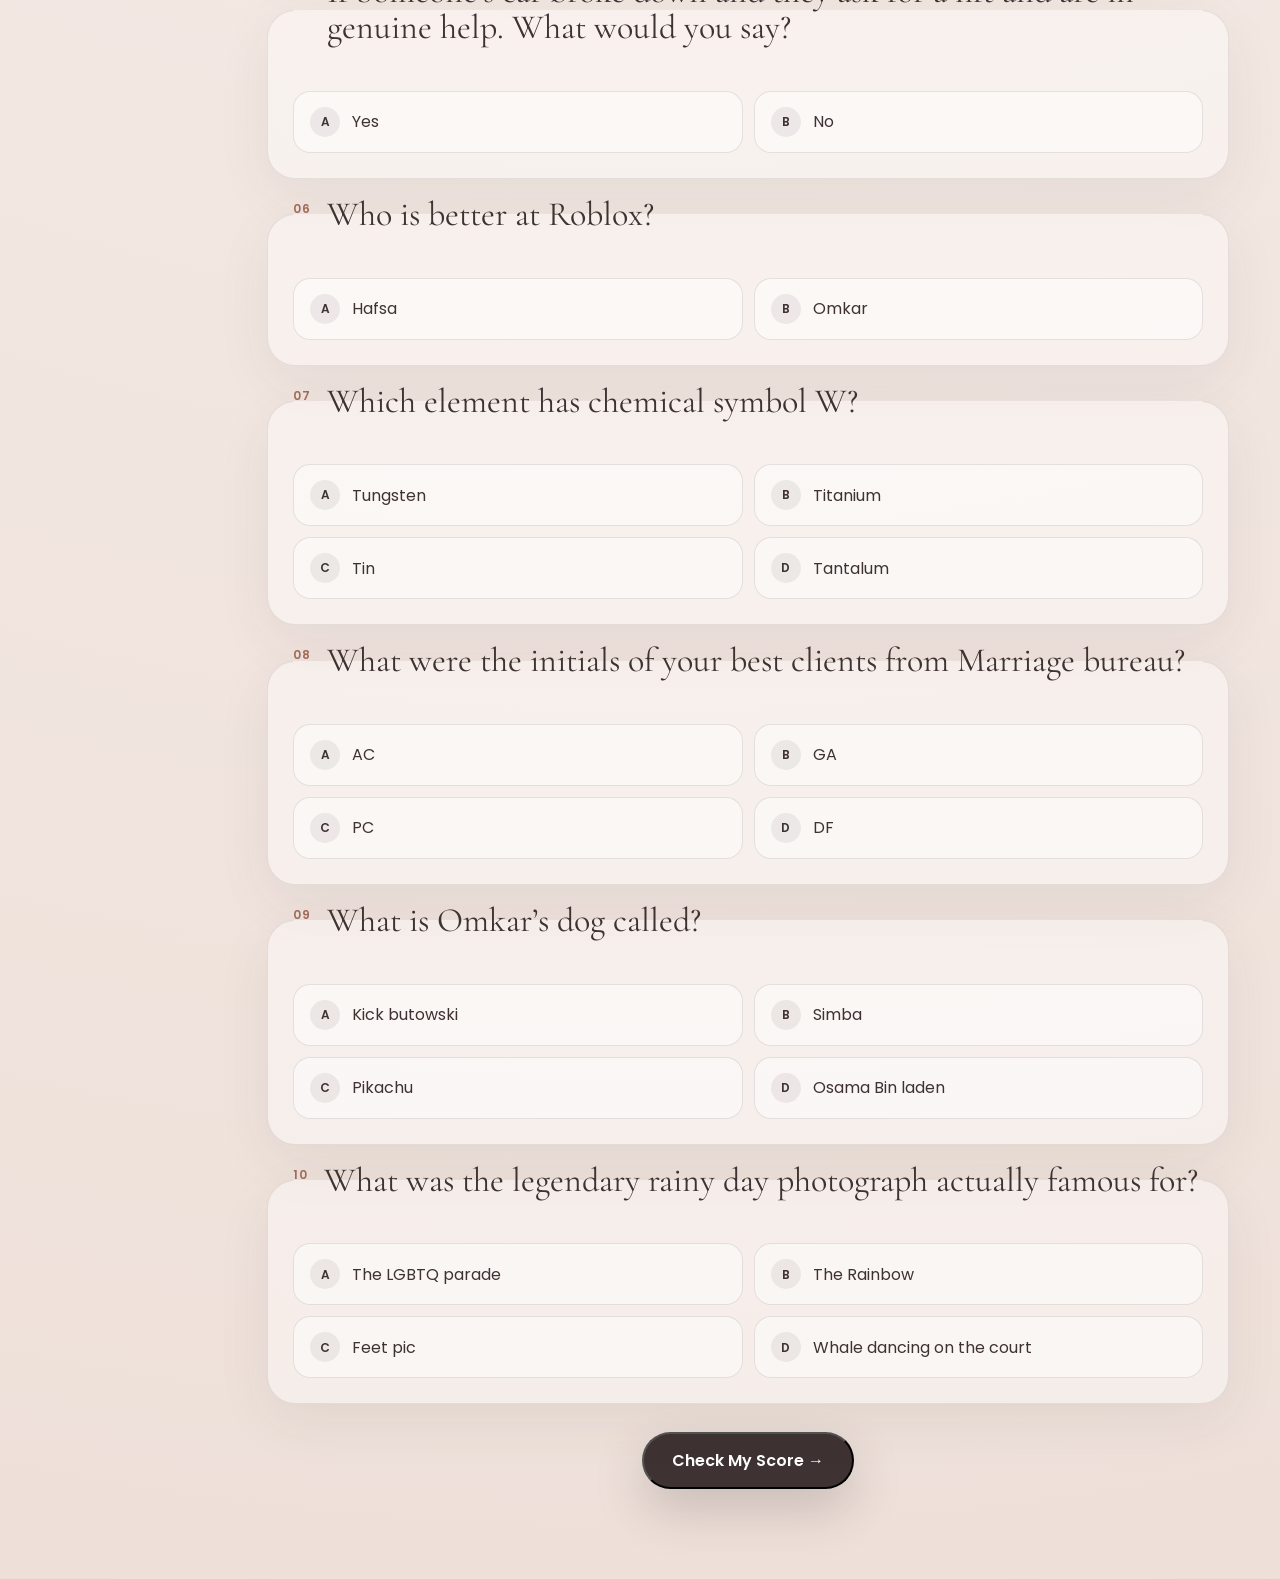
<file: secret.html>
<!DOCTYPE html>
<html lang="en">
<head>
  <meta charset="UTF-8" />
  <meta name="viewport" content="width=device-width, initial-scale=1.0" />
  <title>A Little Sketch | Hafsa The Great</title>
  <link href="https://fonts.googleapis.com/css2?family=Cormorant+Garamond:wght@400;500;600;700&family=Dancing+Script:wght@500;600;700&family=Poppins:wght@300;400;500;600;700&display=swap" rel="stylesheet" />
  <link rel="stylesheet" href="style.css" />
</head>
<body class="secret-page sketch-page">
  <div class="cursor-glow"></div>
  <div class="floating-bg"></div>

  <main class="sketch-shell">
    <section class="sketch-intro reveal">
      <p class="script-text">one last thing</p>
      <h1>A little something<br><span>I drew for you.</span></h1>
      <p class="sketch-note">It’s been ages since I’ve drawn with an actual pencil, especially someone’s face. So sorry if it’s not as good as your great, magnificent, brilliant and exquisite face, because I just had one Nataraj pencil, and that is it. 😭</p>
    </section>

    <section class="sketch-card glass reveal delay-1" aria-label="Hand-drawn sketches">
      <div class="sketch-gallery">
        <figure class="sketch-frame">
          <img src="assets/hafsa-sketch-1.jpg" alt="Hand-drawn pencil sketch of Hafsa" />
        </figure>
        <figure class="sketch-frame">
          <img src="assets/hafsa-sketch-2.jpg" alt="Hand-drawn pencil sketch of Hafsa" />
        </figure>
      </div>
    </section>

    <a class="btn secondary sketch-back" href="quiz.html">Back to the Quiz</a>
  </main>

  <script src="script.js"></script>
</body>
</html>
</file>
<file: style.css>
:root {
  --warm-white: #f9f5f0;
  --blush: #f8edeb;
  --rose: #e8cfc1;
  --champagne: #d8b4a0;
  --cocoa: #3e3232;
  --serif: "Cormorant Garamond", serif;
  --script: "Dancing Script", cursive;
  --body: "Poppins", sans-serif;
}

* {
  box-sizing: border-box;
  margin: 0;
  padding: 0;
}

html {
  scroll-behavior: smooth;
}

body {
  min-height: 100vh;
  overflow-x: hidden;
  color: var(--cocoa);
  font-family: var(--body);
  background: radial-gradient(circle at top left, #fff 0%, var(--warm-white) 35%, var(--blush) 100%);
}

a {
  color: inherit;
  text-decoration: none;
}

button {
  font: inherit;
}

.glass {
  background: rgba(255, 255, 255, 0.35);
  border: 1px solid rgba(255, 255, 255, 0.55);
  backdrop-filter: blur(22px);
  box-shadow: 0 24px 70px rgba(62, 50, 50, 0.12);
}

.navbar {
  position: fixed;
  top: 22px;
  left: 50%;
  z-index: 50;
  width: min(1120px, 92%);
  display: flex;
  align-items: center;
  justify-content: space-between;
  padding: 14px 24px;
  border-radius: 999px;
  transform: translateX(-50%);
}

.logo {
  font-family: var(--script);
  font-size: 30px;
  font-weight: 700;
}

.nav-links {
  display: flex;
  gap: 18px;
  font-size: 13px;
  font-weight: 500;
}

.nav-links a {
  opacity: 0.78;
  transition: 0.3s;
}

.nav-links a:hover {
  color: #9f6a59;
  opacity: 1;
}

.cursor-glow {
  position: fixed;
  z-index: 0;
  width: 280px;
  height: 280px;
  border-radius: 50%;
  pointer-events: none;
  background: radial-gradient(circle, rgba(216, 180, 160, 0.28), transparent 65%);
  transform: translate(-50%, -50%);
}

.floating-bg::before,
.floating-bg::after {
  content: "✦ ♥ ✧";
  position: fixed;
  z-index: 0;
  color: rgba(216, 180, 160, 0.35);
  font-size: 34px;
  animation: float 8s infinite ease-in-out;
}

.floating-bg::before {
  top: 18%;
  left: 7%;
}

.floating-bg::after {
  right: 8%;
  bottom: 18%;
  animation-delay: 2s;
}

.hero,
.page-section {
  min-height: 100vh;
}

.hero {
  position: relative;
  display: grid;
  grid-template-columns: 1.2fr 0.8fr;
  align-items: center;
  padding: 120px 9% 70px;
  background: linear-gradient(120deg, rgba(249, 245, 240, 0.78), rgba(248, 237, 235, 0.65)), var(--hero-image) center/cover;
}

.hero-overlay {
  position: absolute;
  inset: 0;
  background: radial-gradient(circle at 70% 40%, rgba(255, 255, 255, 0.55), transparent 35%);
}

.hero-content,
.countdown-card {
  position: relative;
  z-index: 2;
}

.final-page h1 {
  font-size: clamp(42px, 6.2vw, 88px);
  line-height: 0.92;
  letter-spacing: -2px;
  max-width: 1250px;
  margin: 0 auto;
}

.script-text {
  margin-bottom: 8px;
  color: #a36f5c;
  font-family: var(--script);
  font-size: 30px;
}

.hero h1,
.sub-hero h1,
.final-page h1,
.cake-page h1 {
  font-family: var(--serif);
  font-size: clamp(62px, 9vw, 128px);
  font-weight: 600;
  line-height: 0.86;
  letter-spacing: -3px;
}

.hero h1 span {
  color: #8f5f51;
  font-style: italic;
}

.hero-desc {
  max-width: 560px;
  margin: 28px 0;
  font-size: 18px;
  line-height: 1.8;
}

.btn {
  display: inline-flex;
  align-items: center;
  justify-content: center;
  margin-right: 12px;
  padding: 14px 28px;
  border-radius: 999px;
  font-weight: 600;
  transition: 0.3s;
}

.primary {
  color: #fff;
  background: var(--cocoa);
  box-shadow: 0 20px 50px rgba(62, 50, 50, 0.22);
}

.ghost {
  background: rgba(255, 255, 255, 0.42);
  border: 1px solid rgba(62, 50, 50, 0.1);
}

.btn:hover,
.cut-cake-btn:hover {
  transform: translateY(-4px);
}

.countdown-card {
  max-width: 420px;
  padding: 28px;
  border-radius: 32px;
}

.countdown {
  display: grid;
  grid-template-columns: repeat(4, 1fr);
  gap: 12px;
}

.countdown div {
  padding: 18px 10px;
  text-align: center;
  background: rgba(255, 255, 255, 0.42);
  border-radius: 22px;
}

.countdown strong {
  font-family: var(--serif);
  font-size: 36px;
}

.countdown span {
  display: block;
  font-size: 12px;
}

.music-btn {
  position: fixed;
  right: 28px;
  bottom: 28px;
  z-index: 60;
  width: 56px;
  height: 56px;
  color: #fff;
  font-size: 24px;
  background: var(--cocoa);
  border: 0;
  border-radius: 50%;
  box-shadow: 0 18px 42px rgba(62, 50, 50, 0.25);
  cursor: pointer;
  transition: transform .25s ease, box-shadow .25s ease;
}

.music-btn:hover { transform: translateY(-3px); }

/* Reasons-page music nudge: visible only at the top of the page. */
.music-hint {
  position: fixed;
  right: 94px;
  bottom: 42px;
  z-index: 59;
  display: flex;
  align-items: center;
  gap: 10px;
  pointer-events: none;
  opacity: 1;
  transform: translateY(0);
  transition: opacity .28s ease, transform .28s ease;
}

.music-hint-text {
  padding: 10px 15px;
  border: 1px solid rgba(111, 88, 76, .18);
  border-radius: 999px;
  background: rgba(255, 252, 248, .92);
  box-shadow: 0 14px 34px rgba(62, 50, 50, .12);
  color: var(--cocoa);
  font-size: 12px;
  font-weight: 600;
  white-space: nowrap;
}

.music-hint-arrow {
  display: inline-flex;
  align-items: center;
  justify-content: center;
  width: 30px;
  height: 30px;
  color: var(--cocoa);
  font-size: 28px;
  line-height: 1;
  animation: musicHintArrow 1.2s ease-in-out infinite;
}

.music-hint.hidden {
  opacity: 0;
  transform: translateY(10px);
}

@keyframes musicHintArrow {
  0%, 100% { transform: translate(0, 0); }
  50% { transform: translate(4px, 4px); }
}

.music-btn.playing {
  animation: musicPulse 1.35s ease-in-out infinite;
  box-shadow: 0 0 0 8px rgba(198, 157, 122, 0.10), 0 18px 42px rgba(62, 50, 50, 0.25);
}

@keyframes musicPulse {
  0%, 100% { transform: scale(1); }
  50% { transform: scale(1.08); }
}

.sub-hero {
  padding: 150px 8% 55px;
  text-align: center;
}

.sub-hero p {
  max-width: 680px;
  margin: 10px auto 24px;
}

.masonry {
  columns: 3 260px;
  column-gap: 24px;
  padding: 30px 8%;
}

.polaroid {
  break-inside: avoid;
  margin-bottom: 24px;
  padding: 14px 14px 22px;
  background: #fff;
  border-radius: 24px;
  box-shadow: 0 20px 55px rgba(62, 50, 50, 0.14);
  transform: rotate(-1deg);
  transition: 0.35s;
}

.polaroid:nth-child(even) {
  transform: rotate(1.5deg);
}

.polaroid:hover {
  transform: translateY(-8px) rotate(0);
}

.photo {
  height: 260px;
  border-radius: 18px;
  background: linear-gradient(135deg, var(--rose), var(--champagne)) center/cover;
}
.photo video {
  width: 100%;
  height: 100%;
  border-radius: 18px;
  object-fit: cover;
  display: block;
}

.tall .photo {
  height: 390px;
}

.wide .photo {
  height: 230px;
}

.polaroid p {
  margin-top: 12px;
  font-family: var(--script);
  font-size: 25px;
}

.reason-grid {
  display: grid;
  grid-template-columns: repeat(auto-fit, minmax(210px, 1fr));
  gap: 20px;
  padding: 20px 8% 90px;
}

.reason-card {
  height: 190px;
  perspective: 900px;
  cursor: pointer;
}

.reason-inner {
  position: relative;
  width: 100%;
  height: 100%;
  transition: 0.7s;
  transform-style: preserve-3d;
}

.reason-card:hover .reason-inner,
.reason-card:focus-within .reason-inner {
  transform: rotateY(180deg);
}

.reason-front,
.reason-back {
  position: absolute;
  inset: 0;
  display: grid;
  place-items: center;
  padding: 24px;
  text-align: center;
  border-radius: 28px;
  backface-visibility: hidden;
  border: 1px solid rgba(62, 50, 50, 0.08);
  box-shadow: 0 18px 45px rgba(62, 50, 50, 0.11);
}

.reason-front {
  background: rgba(255, 255, 255, 0.5);
}

.reason-front h3 {
  margin: 0;
  font-family: var(--serif);
  font-size: 42px;
  font-weight: 600;
}

.reason-back {
  color: var(--ink);
  background: rgba(255, 255, 255, 0.72);
  transform: rotateY(180deg);
  padding: 24px 20px 22px;
}

.reason-back p {
  width: 100%;
  margin: 0;
  font-family: var(--script);
  font-size: 25px;
  line-height: 1.25;
}

.random-reason {
  max-width: 560px;
  margin: 22px auto 0;
  padding: 20px;
  border-radius: 28px;
}

.letter-page {
  min-height: 100vh;
  display: grid;
  grid-template-columns: 0.8fr 1.2fr;
  gap: 50px;
  align-items: center;
  padding: 150px 9% 70px;
}

.envelope {
  position: relative;
  height: 260px;
  cursor: pointer;
}

.env-body {
  position: absolute;
  bottom: 0;
  display: grid;
  place-items: center;
  width: 100%;
  height: 180px;
  border-radius: 18px;
  background: linear-gradient(135deg, var(--rose), #fff);
  box-shadow: 0 30px 70px rgba(62, 50, 50, 0.14);
}

.flap {
  position: absolute;
  top: 0;
  left: 8%;
  width: 84%;
  height: 160px;
  background: var(--champagne);
  clip-path: polygon(50% 100%, 0 0, 100% 0);
  transform-origin: top;
  transition: 0.7s;
}

.envelope.open .flap {
  transform: rotateX(180deg);
}

.letter-paper {
  min-height: 500px;
  padding: 46px;
  background: #fffaf5;
  border-radius: 34px;
  box-shadow: 0 30px 80px rgba(62, 50, 50, 0.16);
}

.letter-paper h1 {
  font-family: var(--serif);
  font-size: 58px;
}

.letter-paper p:last-child {
  font-size: 17px;
  line-height: 2;
}

/* Letter voice-note player */
.voice-note {
  margin-top: 34px;
  opacity: 0;
  transform: translateY(12px);
  pointer-events: none;
  transition: opacity 0.55s ease, transform 0.55s ease;
  display: flex;
  align-items: center;
  gap: 18px;
  padding: 18px 20px;
  border: 1px solid rgba(159, 106, 89, 0.18);
  border-radius: 28px;
  background: rgba(255, 255, 255, 0.5);
  box-shadow: 0 18px 45px rgba(62, 50, 50, 0.08);
}

.letter-paper.opened .voice-note {
  opacity: 1;
  transform: translateY(0);
  pointer-events: auto;
}

.voice-play-btn {
  flex: 0 0 54px;
  width: 54px;
  height: 54px;
  border: 1px solid rgba(159, 106, 89, 0.35);
  border-radius: 50%;
  background: #3e3232;
  color: #fffaf5;
  font-size: 16px;
  cursor: pointer;
  display: grid;
  place-items: center;
  transition: transform 0.2s ease, box-shadow 0.2s ease;
}

.voice-play-btn:hover {
  transform: translateY(-2px);
  box-shadow: 0 10px 24px rgba(62, 50, 50, 0.2);
}

.voice-play-btn.playing {
  box-shadow: 0 0 0 6px rgba(159, 106, 89, 0.1);
}

.voice-wave-wrap {
  min-width: 0;
  flex: 1;
}

.voice-wave {
  --voice-progress: 0;
  height: 38px;
  display: flex;
  align-items: center;
  gap: 3px;
  cursor: default;
}

.voice-wave-bar {
  position: relative;
  flex: 1 1 0;
  height: var(--bar-height);
  min-width: 2px;
  border-radius: 999px;
  background: rgba(159, 106, 89, 0.22);
  overflow: hidden;
}

.voice-wave-bar::after {
  content: '';
  position: absolute;
  inset: 0;
  width: calc(var(--voice-progress) * 100%);
  background: #9f6a59;
  border-radius: inherit;
}

.voice-time {
  margin-top: 4px;
  display: flex;
  justify-content: space-between;
  font-size: 11px;
  color: rgba(62, 50, 50, 0.55);
  font-variant-numeric: tabular-nums;
}

@media (max-width: 600px) {
  .voice-note {
    gap: 12px;
    padding: 14px;
  }

  .voice-play-btn {
    flex-basis: 48px;
    width: 48px;
    height: 48px;
  }

  .voice-wave {
    gap: 2px;
  }
}

.night {
  color: #fff;
  background: radial-gradient(circle at top, #453636 0%, #191317 70%);
}

.cake-page,
.final-page {
  min-height: 100vh;
  display: grid;
  place-items: center;
  padding: 150px 8% 70px;
  text-align: center;
}

.final-page {
  background: linear-gradient(rgba(25, 19, 23, 0.45), rgba(25, 19, 23, 0.86)), var(--final-image) center/cover;
}

.cake-page h1,
.final-page h1 {
  max-width: 900px;
}


.cake-section {
  position: relative;
  display: flex;
  flex-direction: column;
  align-items: center;
  justify-content: center;
  min-height: 62vh;
  overflow: visible;
}

.cake-glow {
  position: absolute;
  width: 460px;
  height: 460px;
  border-radius: 50%;
  background: radial-gradient(circle, rgba(255, 214, 186, 0.34), transparent 68%);
  filter: blur(2px);
}

.cake-stage-text {
  position: relative;
  z-index: 8;
  margin: 18px auto 28px;
  max-width: 620px;
  padding: 14px 22px;
  border: 1px solid rgba(255, 255, 255, 0.32);
  border-radius: 999px;
  background: rgba(255, 255, 255, 0.13);
  color: rgba(255, 255, 255, 0.88);
  backdrop-filter: blur(14px);
  font-size: 14px;
}

.cake {
  position: relative;
  width: 390px;
  height: 330px;
  margin-bottom: 38px;
  overflow: visible;
}

.plate {
  position: absolute;
  left: 50%;
  bottom: -18px;
  width: 390px;
  height: 34px;
  border-radius: 50%;
  background: rgba(255, 255, 255, 0.34);
  transform: translateX(-50%);
  box-shadow: 0 26px 45px rgba(0, 0, 0, 0.24);
}

.candles {
  position: absolute;
  top: 2px;
  left: 50%;
  z-index: 7;
  display: flex;
  gap: 28px;
  transform: translateX(-50%);
  transition: 0.85s ease;
}

.candle {
  position: relative;
  display: block;
  width: 13px;
  height: 58px;
  margin-top: 24px;
  border-radius: 8px;
  background: repeating-linear-gradient(45deg, #fff 0 7px, #f7a7b5 7px 14px);
  box-shadow: inset 0 -8px 12px rgba(0, 0, 0, 0.08);
}

.flame {
  position: absolute;
  top: -28px;
  left: 50%;
  width: 16px;
  height: 30px;
  border-radius: 50% 50% 45% 45%;
  background: radial-gradient(circle at 50% 65%, #fff7a8 0 24%, #ffd166 25% 56%, #ff7b00 57% 100%);
  transform: translateX(-50%);
  box-shadow: 0 0 18px #ffb347, 0 0 36px rgba(255, 179, 71, 0.72);
  animation: flicker 0.8s infinite alternate;
  transform-origin: bottom center;
  transition: 0.45s ease;
}

.smoke {
  position: absolute;
  top: -30px;
  left: 50%;
  width: 10px;
  height: 10px;
  border-radius: 50%;
  background: rgba(255, 255, 255, 0.72);
  opacity: 0;
  filter: blur(3px);
  transform: translateX(-50%) scale(0.3);
}

.cake.blow .flame {
  opacity: 0;
  transform: translateX(-50%) translateY(12px) scale(0.1) rotate(18deg);
  box-shadow: none;
}

.cake.blow .smoke {
  animation: smokeUp 1.45s ease-out forwards;
}

.cake.blow .candle:nth-child(2) .smoke {
  animation-delay: 0.15s;
}

.cake.blow .candle:nth-child(3) .smoke {
  animation-delay: 0.3s;
}

.cake-top,
.cake-middle,
.cake-bottom,
.cake-slice {
  position: absolute;
  left: 50%;
  border-radius: 22px;
  transform: translateX(-50%);
  transition: 0.9s cubic-bezier(0.22, 0.82, 0.22, 1);
}

.cake-top,
.cake-middle,
.cake-bottom {
  z-index: 3;
  box-shadow: 0 24px 42px rgba(0, 0, 0, 0.22);
  overflow: hidden;
}

.cake-top::after,
.cake-middle::after,
.cake-bottom::after {
  content: "";
  position: absolute;
  inset: 11px 18px auto;
  height: 12px;
  border-radius: 999px;
  background: rgba(255, 255, 255, 0.38);
}

.cake-bottom {
  bottom: 24px;
  width: 330px;
  height: 92px;
  background: linear-gradient(135deg, #e8cfc1, #c8937a);
}

.cake-middle {
  bottom: 104px;
  width: 270px;
  height: 84px;
  background: linear-gradient(135deg, #f8edeb, #e7b7aa);
}

.cake-top {
  bottom: 176px;
  width: 210px;
  height: 74px;
  background: linear-gradient(135deg, #fff5f2, #f1c8bb);
}

.cut-line {
  position: absolute;
  left: 57%;
  bottom: 24px;
  z-index: 6;
  width: 3px;
  height: 228px;
  border-radius: 999px;
  background: rgba(255, 255, 255, 0.85);
  opacity: 0;
  transform: rotate(10deg) scaleY(0);
  transform-origin: top;
  box-shadow: 0 0 18px rgba(255, 255, 255, 0.65);
}

.cake.knife-in .cut-line {
  opacity: 1;
  animation: cutTrace 0.75s ease-in-out forwards;
}

.cake-slice {
  z-index: 5;
  right: 20px;
  left: auto;
  bottom: 24px;
  width: 126px;
  height: 225px;
  border-radius: 18px 22px 20px 18px;
  background: linear-gradient(135deg, #fff5f2 0 30%, #f8edeb 30% 63%, #e8cfc1 63% 100%);
  clip-path: polygon(13% 0, 100% 13%, 78% 100%, 0 100%);
  opacity: 0;
  transform: translateX(-12px) rotate(0deg) scale(0.97);
  box-shadow: 0 28px 48px rgba(0, 0, 0, 0.25);
}

.cake-slice::before {
  content: "";
  position: absolute;
  inset: 0;
  background: radial-gradient(circle at 62% 38%, rgba(195, 92, 92, 0.65) 0 4px, transparent 5px),
    radial-gradient(circle at 48% 72%, rgba(195, 92, 92, 0.55) 0 4px, transparent 5px);
}

.knife {
  position: absolute;
  top: 0;
  right: -170px;
  z-index: 9;
  width: 218px;
  height: 44px;
  opacity: 0;
  transform: translate(80px, -20px) rotate(-34deg);
  transform-origin: right center;
  transition: 1s cubic-bezier(0.22, 0.82, 0.22, 1);
}

.knife-blade {
  position: absolute;
  left: 0;
  top: 12px;
  width: 158px;
  height: 18px;
  border-radius: 999px 4px 4px 999px;
  background: linear-gradient(90deg, #ffffff, #d7d7d7 55%, #9e9e9e);
  box-shadow: 0 14px 28px rgba(0, 0, 0, 0.25);
}

.knife-blade::before {
  content: "";
  position: absolute;
  left: 4px;
  top: 3px;
  width: 120px;
  height: 4px;
  border-radius: 999px;
  background: rgba(255, 255, 255, 0.8);
}

.knife-handle {
  position: absolute;
  right: 0;
  top: 5px;
  width: 68px;
  height: 32px;
  border-radius: 999px;
  background: linear-gradient(135deg, #714948, #3e292d);
  box-shadow: inset 8px 0 10px rgba(255, 255, 255, 0.08), 0 12px 24px rgba(0, 0, 0, 0.28);
}

.cake.knife-in .knife {
  opacity: 1;
  transform: translate(-205px, 128px) rotate(-21deg);
}

.cake.sliced .knife {
  opacity: 0;
  transform: translate(-245px, 170px) rotate(-12deg);
}

.cake.sliced .cake-top,
.cake.sliced .cake-middle,
.cake.sliced .cake-bottom {
  clip-path: polygon(0 0, 62% 0, 52% 100%, 0 100%);
}

.cake.sliced .cake-slice {
  opacity: 1;
  transform: translate(78px, 34px) rotate(12deg) scale(1);
}

.cake.sliced .candles {
  transform: translateX(-83%) translateY(-4px) rotate(-5deg);
}

.cut-cake-btn {
  position: relative;
  z-index: 8;
  padding: 18px 40px;
  color: #3e3232;
  font-size: 18px;
  font-weight: 600;
  cursor: pointer;
  background: rgba(255, 255, 255, 0.82);
  border: 0;
  border-radius: 50px;
  box-shadow: 0 10px 30px rgba(0, 0, 0, 0.16);
  transition: 0.4s;
}

.cut-cake-btn:hover {
  transform: translateY(-4px) scale(1.03);
}

.cut-cake-btn:disabled {
  cursor: default;
  opacity: 0.92;
  transform: none;
}

.cake-next-btn {
  position: relative;
  z-index: 8;
  margin-top: 0;
  padding: 18px 40px;
  color: #3e3232;
  font-size: 18px;
  font-weight: 600;
  cursor: pointer;
  background: rgba(255, 255, 255, 0.82);
  border: 0;
  border-radius: 50px;
  box-shadow: 0 10px 30px rgba(0, 0, 0, 0.16);
  transition: 0.4s;
}
.cake-next-btn:hover {
  transform: translateY(-4px) scale(1.03);
}

.cake-next-btn[hidden] {
  display: none;
}

@keyframes smokeUp {
  0% { opacity: 0; transform: translateX(-50%) translateY(0) scale(0.35); }
  20% { opacity: 0.8; }
  100% { opacity: 0; transform: translateX(-50%) translateY(-58px) scale(2.3); }
}

@keyframes cutTrace {
  0% { transform: rotate(10deg) scaleY(0); }
  100% { transform: rotate(10deg) scaleY(1); }
}

#confetti {
  position: fixed;
  inset: 0;
  pointer-events: none;
}

.footer {
  padding: 35px;
  color: rgba(62, 50, 50, 0.68);
  text-align: center;
}

.night .footer {
  color: rgba(255, 255, 255, 0.65);
}

.reveal {
  opacity: 0;
  transform: translateY(24px);
  animation: reveal 0.8s forwards;
}

.delay-1 {
  animation-delay: 0.18s;
}

.delay-2 {
  animation-delay: 0.34s;
}

@keyframes reveal {
  to {
    opacity: 1;
    transform: none;
  }
}

@keyframes float {
  50% {
    transform: translateY(-26px) rotate(8deg);
  }
}

@keyframes flicker {
  to {
    transform: scale(1.15) translateY(-2px);
    opacity: 0.84;
  }
}

@media (max-width: 900px) {
  .hero,
  .letter-page {
    grid-template-columns: 1fr;
  }

  .nav-links {
    display: none;
  }

  .hero {
    padding-top: 145px;
  }

  .hero h1,
  .sub-hero h1,
  .final-page h1,
  .cake-page h1 {
    font-size: 64px;
  }

  .countdown {
    grid-template-columns: repeat(2, 1fr);
  }

  .cake {
    transform: scale(0.86);
  }
}


/* =========================================================
   RESPONSIVE FIXES
   Added to make the birthday website work nicely on laptops,
   tablets, mobile phones, and very small screens.
   ========================================================= */

html {
  -webkit-text-size-adjust: 100%;
}

body {
  width: 100%;
}

img,
video,
canvas {
  max-width: 100%;
}

main,
header,
section,
footer,
.navbar {
  position: relative;
}

.hero-content,
.countdown-card,
.sub-hero,
.masonry,
.reason-grid,
.letter-page,
.cake-page,
.final-page,
.footer {
  z-index: 1;
}

.navbar {
  gap: 14px;
}

.nav-links {
  min-width: 0;
}

.nav-links a {
  white-space: nowrap;
}

.hero-actions {
  display: flex;
  flex-wrap: wrap;
  gap: 12px;
}

.hero-actions .btn,
.final-page .btn,
.sub-hero .btn {
  margin-right: 0;
}

.countdown-card {
  width: 100%;
  justify-self: center;
}

.masonry {
  width: 100%;
}

.photo {
  overflow: hidden;
  background-position: center;
  background-size: cover;
}

.reason-card:focus .reason-inner {
  transform: rotateY(180deg);
}

.letter-paper,
.random-reason,
.countdown-card,
.polaroid,
.reason-front,
.reason-back {
  overflow-wrap: anywhere;
}

/* Laptop / small desktop */
@media (max-width: 1100px) {
  .hero {
    grid-template-columns: 1fr 0.9fr;
    gap: 36px;
    padding-inline: 6%;
  }

  .letter-page {
    gap: 34px;
    padding-inline: 6%;
  }

  .cake-page,
  .final-page {
    padding-inline: 6%;
  }
}

/* Tablet */
@media (max-width: 900px) {
  .navbar {
    top: 14px;
    width: min(720px, 94%);
    align-items: center;
  }

  .nav-links {
    display: flex;
    gap: 12px;
    max-width: 70%;
    overflow-x: auto;
    padding: 6px 2px 7px;
    scrollbar-width: none;
  }

  .nav-links::-webkit-scrollbar {
    display: none;
  }

  .nav-links a {
    padding: 8px 12px;
    border-radius: 999px;
    background: rgba(255, 255, 255, 0.38);
  }

  .hero,
  .letter-page {
    grid-template-columns: 1fr;
  }

  .hero {
    gap: 36px;
    min-height: auto;
    padding: 145px 6% 70px;
    background-position: center top;
  }

  .hero h1,
  .sub-hero h1,
  .final-page h1,
  .cake-page h1 {
    font-size: clamp(52px, 12vw, 82px);
    letter-spacing: -2px;
  }

  .countdown {
    grid-template-columns: repeat(4, 1fr);
  }

  .sub-hero {
    padding: 135px 6% 45px;
  }

  .masonry {
    columns: 2 240px;
    padding-inline: 6%;
  }

  .reason-grid {
    grid-template-columns: repeat(auto-fit, minmax(180px, 1fr));
    padding-inline: 6%;
  }

  .letter-page {
    min-height: auto;
    padding: 135px 6% 60px;
  }

  .envelope {
    max-width: 460px;
    width: 100%;
    margin: 0 auto;
  }

  .letter-paper {
    min-height: 360px;
  }

  .cake-page,
  .final-page {
    min-height: auto;
    padding: 135px 6% 60px;
  }

  .cake-section {
    min-height: 560px;
  }

  .cake {
    transform: scale(0.86);
    transform-origin: center top;
  }
}

/* Mobile */
@media (max-width: 640px) {
  .glass {
    backdrop-filter: blur(16px);
  }

  .navbar {
    top: 10px;
    width: 94%;
    flex-direction: column;
    justify-content: center;
    padding: 12px 14px;
    border-radius: 26px;
  }

  .logo {
    font-size: 28px;
    line-height: 1;
  }

  .nav-links {
    width: 100%;
    max-width: 100%;
    justify-content: flex-start;
    font-size: 12px;
  }

  .cursor-glow {
    display: none;
  }

  .floating-bg::before,
  .floating-bg::after {
    font-size: 24px;
    opacity: 0.65;
  }

  .hero {
    min-height: 100svh;
    padding: 150px 5% 46px;
    text-align: center;
  }

  .script-text {
    font-size: 25px;
  }

  .hero h1,
  .sub-hero h1,
  .final-page h1,
  .cake-page h1 {
    font-size: clamp(44px, 15vw, 62px);
    line-height: 0.92;
    letter-spacing: -1.4px;
  }

  .hero-desc {
    margin: 22px auto;
    font-size: 15px;
    line-height: 1.75;
  }

  .hero-actions {
    justify-content: center;
  }

  .btn {
    width: min(100%, 280px);
    padding: 13px 20px;
  }

  .countdown-card {
    padding: 20px;
    border-radius: 26px;
  }

  .countdown {
    grid-template-columns: repeat(2, 1fr);
    gap: 10px;
  }

  .countdown div {
    padding: 14px 8px;
    border-radius: 18px;
  }

  .countdown strong {
    font-size: 31px;
  }

  .music-hint {
    right: 78px;
    bottom: 34px;
    gap: 4px;
  }

  .music-hint-text {
    padding: 8px 11px;
    font-size: 10px;
  }

  .music-hint-arrow {
    width: 24px;
    height: 24px;
    font-size: 23px;
  }

  .music-btn {
    right: 18px;
    bottom: 18px;
    width: 50px;
    height: 50px;
    font-size: 22px;
  }

  .sub-hero {
    padding: 145px 5% 35px;
  }

  .sub-hero p {
    font-size: 14px;
    line-height: 1.7;
  }

  .masonry {
    columns: 1;
    padding: 20px 5% 60px;
  }

  .polaroid {
    margin-bottom: 18px;
    border-radius: 22px;
    transform: none;
  }

  .polaroid:nth-child(even),
  .polaroid:hover {
    transform: none;
  }

  .photo,
  .wide .photo {
    height: 245px;
  }

  .tall .photo {
    height: 340px;
  }

  .reason-grid {
    grid-template-columns: 1fr;
    gap: 16px;
    padding: 16px 5% 65px;
  }

  .reason-card {
    height: 172px;
  }

  .reason-front,
  .reason-back {
    border-radius: 24px;
  }

  .reason-back p,
  .polaroid p {
    font-size: 23px;
  }

  .random-reason {
    margin-top: 16px;
    padding: 16px;
    font-size: 14px;
  }

  .letter-page {
    padding: 145px 5% 45px;
    gap: 26px;
  }

  .envelope {
    height: 220px;
  }

  .env-body {
    height: 150px;
  }

  .flap {
    height: 135px;
  }

  .letter-paper {
    min-height: 330px;
    padding: 28px 22px;
    border-radius: 28px;
  }

  .letter-paper p:last-child {
    font-size: 15px;
    line-height: 1.9;
  }

  .cake-page,
  .final-page {
    padding: 145px 5% 48px;
  }

  .final-page p,
  .cake-page p {
    font-size: 14px;
    line-height: 1.7;
  }

  .cake-section {
    min-height: 500px;
    width: 100%;
  }

  .cake-glow {
    width: 320px;
    height: 320px;
  }

  .cake-stage-text {
    width: min(100%, 330px);
    margin-bottom: 12px;
    padding: 12px 16px;
    white-space: normal;
  }

  .cake {
    margin-bottom: -10px;
    transform: scale(0.72);
    transform-origin: center top;
  }

  .cut-cake-btn {
    width: min(100%, 310px);
    padding: 15px 22px;
    font-size: 16px;
  }

  .footer {
    padding: 25px 18px;
    font-size: 13px;
  }
}

/* Very small phones */
@media (max-width: 380px) {
  .navbar {
    width: 96%;
    padding-inline: 10px;
  }

  .nav-links a {
    padding: 7px 10px;
  }

  .hero,
  .sub-hero,
  .letter-page,
  .cake-page,
  .final-page {
    padding-inline: 4%;
  }

  .hero h1,
  .sub-hero h1,
  .final-page h1,
  .cake-page h1 {
    font-size: clamp(39px, 14vw, 50px);
  }

  .script-text {
    font-size: 23px;
  }

  .photo,
  .wide .photo {
    height: 220px;
  }

  .tall .photo {
    height: 300px;
  }

  .countdown strong {
    font-size: 28px;
  }

  .cake-section {
    min-height: 470px;
  }

  .cake {
    transform: scale(0.64);
    margin-bottom: -48px;
  }
}

@media (prefers-reduced-motion: reduce) {
  *,
  *::before,
  *::after {
    scroll-behavior: auto !important;
    animation-duration: 0.001ms !important;
    animation-iteration-count: 1 !important;
    transition-duration: 0.001ms !important;
  }
}


/* ===== Birthday entry experience ===== */
.birthday-entry { background: radial-gradient(circle at 50% 0%, #2a2927 0%, #171717 58%, #101010 100%); color: #f7f1e8; }
.birthday-entry .locked-nav { opacity: .78; }
.birthday-entry .locked-nav .nav-links { pointer-events: none; opacity: .22; }
.birthday-entry .music-btn { background: #f1e8db; color: #211f1c; }
.entry-main { position: relative; min-height: 100vh; overflow: hidden; }
.lock-screen { min-height: 100vh; display: grid; grid-template-columns: 1.1fr .9fr; gap: 6vw; align-items: center; padding: 130px 9% 70px; position: relative; }
.lock-screen::before { content:""; position:absolute; inset:0; background: radial-gradient(circle at 50% 45%, rgba(222,191,157,.10), transparent 42%); pointer-events:none; }
.lock-copy, .countdown-card { position:relative; z-index:2; }
.birthday-entry .script-text { color:#cda883; }
.lock-copy h1 { font-family:var(--serif); font-size:clamp(68px,9vw,132px); line-height:.82; letter-spacing:-4px; font-weight:600; }
.lock-copy h1 span { color:#cda883; font-style:italic; }
.birthday-entry .hero-desc { color:#d7d0c8; max-width:590px; }
.birthday-entry .countdown-card { max-width:480px; background:rgba(255,255,255,.06); border:1px solid rgba(255,255,255,.12); box-shadow:0 30px 100px rgba(0,0,0,.35); }
.birthday-entry .countdown div { background:rgba(255,255,255,.07); }
.birthday-entry .countdown strong { color:#f5eee4; }
.birthday-entry .countdown span { color:#bfb7ad; }
.unlock-note { margin-top:18px; text-align:center; color:#c6bdb3; font-family:var(--script); font-size:23px; }
.birthday-reveal { display:none; min-height:100vh; padding:145px 8% 80px; grid-template-columns:1fr 1fr; align-items:center; gap:4vw; position:relative; }
.birthday-reveal.visible { display:grid; animation:entryFade .9s ease both; }
.reveal-copy h2 { font-family:var(--serif); font-size:clamp(64px,8vw,116px); line-height:.84; letter-spacing:-3px; }
.reveal-copy h2 span { color:#cda883; font-style:italic; }
.reveal-copy p:last-child { max-width:510px; margin-top:28px; color:#d4ccc2; line-height:1.8; font-size:17px; }
.biryani-cake-wrap { display:flex; flex-direction:column; align-items:center; justify-content:center; min-height:520px; }
.cake-image-stage { position:relative; width:min(700px, 100%); aspect-ratio:660 / 385; display:flex; align-items:center; justify-content:center; filter:drop-shadow(0 30px 50px rgba(0,0,0,.45)); animation:cakeFloat 4s ease-in-out infinite; }
.approved-biryani-image { width:100%; height:100%; object-fit:contain; display:block; user-select:none; -webkit-user-drag:none; }
.candle-hotspot { position:absolute; left:50%; top:21%; width:58px; height:142px; transform:translate(-50%,-50%); background:transparent; border:0; border-radius:18px; cursor:pointer; outline:none; z-index:5; }
.candle-hotspot:focus-visible { box-shadow:0 0 0 3px rgba(238,195,139,.9); }
.candle-stick { position:absolute; left:50%; top:24px; width:15px; height:76px; transform:translateX(-50%); border-radius:7px 7px 5px 5px; background:repeating-linear-gradient(135deg, #fffaf0 0 9px, #eadbc6 9px 15px); box-shadow:inset -3px 0 5px rgba(82,55,38,.12), 0 5px 14px rgba(0,0,0,.18); }
.hotspot-flame { position:absolute; left:50%; top:-2px; width:18px; height:31px; transform:translateX(-50%); border-radius:55% 45% 60% 40%; background:radial-gradient(circle at 50% 70%,#fff2a4 0 25%,#f4a33a 48%,#d86627 70%,transparent 71%); animation:flameFlicker .55s ease-in-out infinite alternate; filter:drop-shadow(0 0 12px rgba(244,163,58,.7)); pointer-events:none; }
.candle-hotspot.extinguished .hotspot-flame { opacity:0; transform:translate(-50%,10px) scale(.5); animation:none; }
.smoke-overlay { position:absolute; left:50%; top:5%; width:34px; height:80px; transform:translateX(-50%); opacity:0; pointer-events:none; border-radius:50%; background:radial-gradient(ellipse at center, rgba(225,225,225,.35), transparent 65%); filter:blur(5px); }
.candle-hotspot.extinguished ~ .smoke-overlay { opacity:.55; animation:smokeRise 1.5s ease-out forwards; }
.candle-prompt { margin:16px 0 18px; color:#d1c5b7; font-family:var(--script); font-size:24px; text-align:center; }
.biryani-exclusive-note {
  position:absolute;
  right:-24px;
  bottom:7%;
  margin:0;
  color:#cda883;
  font-family:var(--script);
  font-size:20px;
  line-height:1.1;
  white-space:nowrap;
  transform:rotate(-4deg);
  text-shadow:0 8px 24px rgba(0,0,0,.3);
  pointer-events:none;
}

.reveal-button { opacity:.45; pointer-events:none; transition:.35s; }
.reveal-button.ready { opacity:1; pointer-events:auto; }
@keyframes flameFlicker{from{transform:translateX(-50%) rotate(-3deg) scale(.96)}to{transform:translateX(-50%) rotate(3deg) scale(1.04)}}
@keyframes smokeRise{from{opacity:.5;transform:translate(-50%,0) scale(.8)}to{opacity:0;transform:translate(-50%,-65px) scale(1.5)}}
@keyframes cakeFloat{0%,100%{transform:translateY(0) rotate(-.5deg)}50%{transform:translateY(-10px) rotate(.5deg)}}
@keyframes entryFade{from{opacity:0;transform:translateY(24px)}to{opacity:1;transform:translateY(0)}}
@media (max-width: 850px){
  .lock-screen,.birthday-reveal{grid-template-columns:1fr; padding:120px 7% 60px; text-align:center;}
  .lock-copy h1,.reveal-copy h2{font-size:clamp(58px,16vw,88px)}
  .lock-copy .hero-desc,.reveal-copy p:last-child{margin-left:auto;margin-right:auto}
  .countdown-card{margin:0 auto}
  .cake-image-stage{width:100%; margin:-20px 0;}
}

/* ===== Sketch reveal ===== */
.sketch-page {
  background: radial-gradient(circle at 50% 12%, #3b302f 0%, #211b1c 52%, #121112 100%);
  color: #f7f1e8;
}
.sketch-shell {
  width: min(980px, 90%);
  min-height: 100vh;
  margin: 0 auto;
  padding: 150px 0 80px;
  text-align: center;
}
.sketch-intro {
  max-width: 820px;
  margin: 0 auto 42px;
}
.sketch-intro .script-text { color: #cda883; }
.sketch-intro h1 {
  font-family: var(--serif);
  font-size: clamp(58px, 8vw, 104px);
  line-height: .86;
  letter-spacing: -3px;
}
.sketch-intro h1 span { color:#cda883; font-style:italic; }
.sketch-note {
  max-width: 720px;
  margin: 28px auto 0;
  color: #d4ccc2;
  line-height: 1.75;
  font-size: 16px;
}
.sketch-card {
  width: min(760px, 100%);
  min-height: 560px;
  margin: 0 auto;
  padding: 28px;
  border-radius: 34px;
  background: rgba(255,255,255,.055);
  border-color: rgba(255,255,255,.13);
  box-shadow: 0 35px 110px rgba(0,0,0,.38);
}
.sketch-placeholder {
  min-height: 500px;
  border: 1.5px dashed rgba(205,168,131,.42);
  border-radius: 24px;
  display:flex;
  flex-direction:column;
  align-items:center;
  justify-content:center;
  gap: 8px;
  color:#d4ccc2;
  background:rgba(0,0,0,.12);
}
.sketch-placeholder-mark {
  font-size: 46px;
  color:#cda883;
  margin-bottom: 8px;
}
.sketch-placeholder p {
  margin:0;
  font-family:var(--serif);
  font-size:32px;
  color:#f7f1e8;
}
.sketch-placeholder span:last-child {
  color:#9f9186;
  font-size:13px;
}
.sketch-back { margin-top: 24px; color:#f7f1e8; background:rgba(255,255,255,.08); border-color:rgba(255,255,255,.18); }

@media (max-width: 850px) {
  .biryani-exclusive-note {
    position:static;
    margin-top: -2px;
    font-size:18px;
    transform:rotate(-3deg);
  }
  .sketch-shell { padding-top: 125px; }
  .sketch-card { min-height: 440px; padding: 18px; }
  .sketch-placeholder { min-height: 400px; }
  .sketch-intro h1 { letter-spacing:-2px; }
  .cake-next-btn { width:min(100%,310px); padding:15px 22px; font-size:16px; }
}

/* ===== Quiz experience ===== */
.quiz-page {
  background: radial-gradient(circle at 50% 0%, #f7eee8 0%, #f4e9e4 42%, #eee0d9 100%);
}
.quiz-shell {
  width: min(1180px, 92%);
  margin: 0 auto;
  padding: 145px 0 90px;
}
.quiz-intro {
  max-width: 850px;
  margin: 0 auto 55px;
  text-align: center;
}
.quiz-intro h1 {
  font-family: var(--serif);
  font-size: clamp(58px, 8vw, 108px);
  line-height: .86;
  letter-spacing: -3px;
  font-weight: 600;
}
.quiz-intro h1 span { color: #9f6a59; font-style: italic; }
.quiz-intro > p:last-child { max-width: 650px; margin: 24px auto 0; line-height: 1.7; }
.quiz-layout {
  display: grid;
  grid-template-columns: 180px 1fr;
  gap: 36px;
  align-items: start;
}
.quiz-progress {
  position: sticky;
  top: 120px;
  padding: 24px 20px;
  border-radius: 28px;
}
.quiz-progress > .script-text { margin-bottom: 18px; text-align: center; }
.quiz-progress ol {
  position: relative;
  list-style: none;
  display: flex;
  flex-direction: column;
  align-items: center;
  gap: 11px;
  z-index: 1;
}
.quiz-progress .progress-line {
  position: absolute;
  left: 50%;
  top: 79px;
  bottom: 25px;
  width: 1px;
  background: rgba(62, 50, 50, .18);
  transform: translateX(-50%);
}
.quiz-progress li { position: relative; z-index: 2; }
.quiz-progress li a {
  width: 28px;
  height: 28px;
  display: grid;
  place-items: center;
  border-radius: 50%;
  background: rgba(255,255,255,.72);
  border: 1px solid rgba(62,50,50,.12);
  font-size: 11px;
  transition: .25s;
}
.quiz-progress li a:hover { transform: scale(1.1); }
.quiz-progress li.answered a { background: #3e3232; color: #fff; }
.quiz-form { display: grid; gap: 18px; }
.quiz-question {
  min-width: 0;
  padding: 25px;
  border: 1px solid rgba(62,50,50,.10);
  border-radius: 28px;
  background: rgba(255,255,255,.42);
  box-shadow: 0 18px 55px rgba(62,50,50,.07);
  transition: .3s;
}
.quiz-question.needs-answer { box-shadow: 0 0 0 3px rgba(159,106,89,.32), 0 18px 55px rgba(62,50,50,.07); }
.quiz-question legend {
  width: 100%;
  display: flex;
  gap: 16px;
  align-items: flex-start;
  margin-bottom: 20px;
  font-family: var(--serif);
  font-size: clamp(24px, 3vw, 34px);
  line-height: 1.05;
}
.question-number { color: #9f6a59; font-family: var(--body); font-size: 12px; font-weight: 600; letter-spacing: 1px; padding-top: 6px; }
.quiz-options { display: grid; grid-template-columns: 1fr 1fr; gap: 11px; }
.quiz-option {
  display: flex;
  align-items: center;
  gap: 12px;
  padding: 15px 16px;
  border: 1px solid rgba(62,50,50,.12);
  border-radius: 17px;
  background: rgba(255,255,255,.48);
  cursor: pointer;
  transition: .25s;
  line-height: 1.45;
}
.quiz-option:hover { transform: translateY(-2px); border-color: rgba(159,106,89,.35); }
.quiz-option.selected { border-color: #9f6a59; background: rgba(159,106,89,.10); }
.quiz-option input { position: absolute; opacity: 0; pointer-events: none; }
.option-letter { flex: 0 0 30px; width: 30px; height: 30px; display: grid; place-items: center; border-radius: 50%; background: rgba(62,50,50,.08); font-size: 12px; font-weight: 600; }
.quiz-submit { display: block; margin: 28px auto 0; }
.quiz-result { margin-top: 28px; padding: 45px 35px; border-radius: 32px; text-align: center; }
.quiz-score { margin: 8px 0 10px; font-family: var(--serif); font-size: clamp(70px, 10vw, 120px); line-height: .9; }
.quiz-result h2 { font-family: var(--serif); font-size: clamp(30px, 4vw, 48px); line-height: 1; }
.quiz-result > p:not(.script-text) { max-width: 620px; margin: 18px auto 0; line-height: 1.7; }
.quiz-result-actions { display: flex; justify-content: center; gap: 12px; flex-wrap: wrap; margin-top: 28px; }
.btn.secondary { background: rgba(255,255,255,.42); border: 1px solid rgba(62,50,50,.16); color: var(--cocoa); }

/* ===== Secret realm ===== */
.secret-page {
  background: radial-gradient(circle at 50% 20%, #3b302f 0%, #211b1c 52%, #121112 100%);
  color: #f7f1e8;
}
.secret-shell { min-height: 100vh; display: grid; place-items: center; padding: 90px 7%; }
.secret-letter { width: min(760px, 100%); padding: clamp(40px, 7vw, 80px); border-radius: 36px; text-align: center; background: rgba(255,255,255,.07); border-color: rgba(255,255,255,.12); box-shadow: 0 35px 110px rgba(0,0,0,.38); }
.secret-letter .script-text { color: #cda883; }
.secret-letter h1 { font-family: var(--serif); font-size: clamp(64px, 9vw, 110px); line-height: .84; letter-spacing: -3px; }
.secret-letter h1 span { color: #cda883; font-style: italic; }
.secret-divider { margin: 30px 0; color: #cda883; font-size: 22px; }
.secret-copy { max-width: 560px; margin: 0 auto 30px; color: #d4ccc2; line-height: 1.8; }
.secret-copy p + p { margin-top: 12px; }
.secret-page .btn.secondary { color: #f7f1e8; background: rgba(255,255,255,.08); border-color: rgba(255,255,255,.18); }

@media (max-width: 850px) {
  .quiz-layout { grid-template-columns: 1fr; }
  .quiz-progress { position: relative; top: auto; padding: 18px 20px; }
  .quiz-progress > .script-text { margin-bottom: 10px; }
  .quiz-progress .progress-line { left: 28px; right: 28px; top: 50%; bottom: auto; width: auto; height: 1px; transform: translateY(-50%); }
  .quiz-progress ol { flex-direction: row; justify-content: space-between; gap: 4px; }
  .quiz-progress li a { width: 26px; height: 26px; font-size: 10px; }
  .quiz-options { grid-template-columns: 1fr; }
}

@media (max-width: 560px) {
  .quiz-shell { width: 94%; padding-top: 125px; }
  .quiz-intro h1 { letter-spacing: -2px; }
  .quiz-question { padding: 20px; border-radius: 22px; }
  .quiz-question legend { gap: 10px; font-size: 26px; }
  .quiz-progress ol { overflow-x: auto; padding: 2px 0; }
  .quiz-progress li { flex: 0 0 auto; }
}

/* ===== Hafsa avatar celebration ===== */
.avatar-celebration {
  position: absolute;
  left: 50%;
  top: 52%;
  z-index: 4;
  width: 710px;
  pointer-events: none;
  transform: translate(-50%, calc(-50% - 56px));
  animation: avatarYay 2.2s ease-in-out infinite;
  filter: drop-shadow(0 18px 24px rgba(0,0,0,.30));
}

.avatar-celebration img {
  display: block;
  width: 100%;
  height: auto;
  user-select: none;
  -webkit-user-drag: none;
}

.avatar-sparkle {
  position: absolute;
  color: #e9c895;
  font-size: 18px;
  text-shadow: 0 0 14px rgba(233,200,149,.55);
  animation: avatarSparkle 1.7s ease-in-out infinite;
}

.sparkle-one { left: -18px; top: 28%; }
.sparkle-two { right: -18px; top: 42%; animation-delay: .45s; }
.sparkle-three { left: 50%; top: -16px; animation-delay: .85s; }

@keyframes avatarYay {
  0%, 100% { transform: translate(-50%, -50%) rotate(-1.5deg) translateY(0); }
  25% { transform: translate(-50%, -50%) rotate(1deg) translateY(-7px); }
  50% { transform: translate(-50%, -50%) rotate(-1deg) translateY(-16px); }
  75% { transform: translate(-50%, -50%) rotate(1.5deg) translateY(-7px); }
}

@keyframes avatarSparkle {
  0%, 100% { opacity: .2; transform: scale(.75) rotate(0deg); }
  50% { opacity: 1; transform: scale(1.2) rotate(18deg); }
}

@media (max-width: 850px) {
  .avatar-celebration {
    width: 540px;
    top: 51%;
    transform: translate(-50%, calc(-50% - 43px));
  }
}

@media (max-width: 900px) {
  .letter-paper #typedLetter {
    font-size: 15px;
    line-height: 1.9;
  }
}


/* ===== V26 sketch gallery + final message sizing ===== */
.sketch-gallery {
  display: grid;
  grid-template-columns: repeat(2, minmax(0, 1fr));
  gap: 22px;
  width: 100%;
}

.sketch-frame {
  margin: 0;
  padding: 12px;
  border: 1.5px dashed rgba(205,168,131,.42);
  border-radius: 24px;
  background: rgba(0,0,0,.12);
  overflow: hidden;
}

.sketch-frame img {
  display: block;
  width: 100%;
  height: auto;
  border-radius: 16px;
}

.final-page h1 {
  font-size: clamp(34px, 4vw, 58px) !important;
  line-height: 0.98;
  letter-spacing: -1.5px;
  max-width: 1200px;
}

@media (max-width: 850px) {
  .sketch-gallery {
    grid-template-columns: 1fr;
    gap: 18px;
  }

  .final-page h1 {
    font-size: clamp(30px, 8vw, 48px) !important;
    line-height: 0.98;
  }
}


/* =========================================================
   AFTER-HOURS OPENING SCREEN
   Shown only on index.html. Original birthday site is intact.
   ========================================================= */

body.gate-active {
  overflow: hidden;
}

.after-hours-gate {
  position: fixed;
  inset: 0;
  z-index: 1000;
  display: grid;
  place-items: center;
  overflow: auto;
  padding: 42px 22px;
  color: #f9f3ed;
  text-align: center;
  background:
    radial-gradient(ellipse at 50% 42%, rgba(119, 75, 67, 0.28), transparent 48%),
    radial-gradient(ellipse at 50% 110%, rgba(159, 106, 89, 0.18), transparent 48%),
    #171315;
  opacity: 1;
  visibility: visible;
  transition: opacity 0.75s ease, visibility 0.75s ease;
}

.after-hours-gate::before,
.after-hours-gate::after {
  content: "";
  position: absolute;
  pointer-events: none;
}

.after-hours-gate::before {
  inset: 18px;
  border: 1px solid rgba(232, 207, 193, 0.16);
}

.after-hours-gate::after {
  inset: 30px;
  border: 1px solid rgba(232, 207, 193, 0.06);
}

.gate-grain {
  position: absolute;
  inset: 0;
  pointer-events: none;
  opacity: 0.12;
  background-image: url("data:image/svg+xml,%3Csvg viewBox='0 0 180 180' xmlns='http://www.w3.org/2000/svg'%3E%3Cfilter id='n'%3E%3CfeTurbulence type='fractalNoise' baseFrequency='.9' numOctaves='3' stitchTiles='stitch'/%3E%3C/filter%3E%3Crect width='100%25' height='100%25' filter='url(%23n)' opacity='.28'/%3E%3C/svg%3E");
}

.gate-content {
  position: relative;
  z-index: 1;
  width: min(760px, 100%);
  animation: gate-arrive 1.1s cubic-bezier(.2, .8, .2, 1) both;
}

.gate-eyebrow,
.gate-overline,
.gate-footnote {
  font-family: var(--body);
  font-size: 10px;
  font-weight: 600;
  letter-spacing: 0.28em;
  text-transform: uppercase;
  color: rgba(249, 243, 237, 0.48);
}

.gate-eyebrow {
  margin-bottom: 42px;
  color: #d8b4a0;
  font-family: var(--script);
  font-size: 24px;
  font-weight: 500;
  letter-spacing: 0.04em;
  text-transform: none;
}

.gate-overline {
  margin-bottom: 20px;
}

.gate-content h1 {
  font-family: var(--serif);
  font-size: clamp(58px, 9vw, 108px);
  font-weight: 500;
  line-height: 0.88;
  letter-spacing: -0.045em;
}

.gate-content h1 span {
  color: #d8b4a0;
  font-style: italic;
}

.gate-question {
  margin-top: 23px;
  font-family: var(--serif);
  font-size: clamp(28px, 4vw, 42px);
  font-style: italic;
  color: #f1d9ca;
}

.gate-rule {
  display: flex;
  align-items: center;
  gap: 14px;
  width: 116px;
  margin: 30px auto 23px;
  color: #bd8c77;
  font-size: 13px;
}

.gate-rule::before,
.gate-rule::after {
  content: "";
  height: 1px;
  flex: 1;
  background: rgba(216, 180, 160, 0.42);
}

.gate-copy {
  color: rgba(249, 243, 237, 0.72);
  font-size: 14px;
  line-height: 1.9;
}

.gate-invitation {
  margin-top: 25px;
  color: rgba(249, 243, 237, 0.54);
  font-family: var(--serif);
  font-size: 21px;
  font-style: italic;
}

.gate-enter {
  display: inline-flex;
  align-items: center;
  justify-content: center;
  gap: 34px;
  min-width: 230px;
  margin-top: 22px;
  padding: 16px 23px;
  border: 1px solid rgba(232, 207, 193, 0.42);
  border-radius: 999px;
  color: #21191a;
  background: #e8cfc1;
  font-family: var(--body);
  font-size: 13px;
  font-weight: 600;
  cursor: pointer;
  transition: transform .25s ease, background .25s ease, box-shadow .25s ease;
}

.gate-enter:hover {
  transform: translateY(-3px);
  background: #f4dfd3;
  box-shadow: 0 12px 38px rgba(216, 180, 160, 0.2);
}

.gate-enter span:last-child {
  font-size: 18px;
  transition: transform .25s ease;
}

.gate-enter:hover span:last-child {
  transform: translate(3px, -3px);
}

.gate-footnote {
  margin-top: 44px;
  font-size: 9px;
  letter-spacing: 0.32em;
  color: rgba(249, 243, 237, 0.3);
}

.after-hours-gate.is-leaving {
  opacity: 0;
  visibility: hidden;
  pointer-events: none;
}

@keyframes gate-arrive {
  from {
    opacity: 0;
    transform: translateY(18px);
  }
  to {
    opacity: 1;
    transform: translateY(0);
  }
}

@media (max-width: 600px) {
  .after-hours-gate::before {
    inset: 12px;
  }

  .after-hours-gate::after {
    inset: 22px;
  }

  .gate-eyebrow {
    margin-bottom: 32px;
  }

  .gate-copy {
    font-size: 12px;
  }

  .gate-invitation {
    font-size: 19px;
  }

  .gate-footnote {
    margin-top: 34px;
  }
}
</file>
